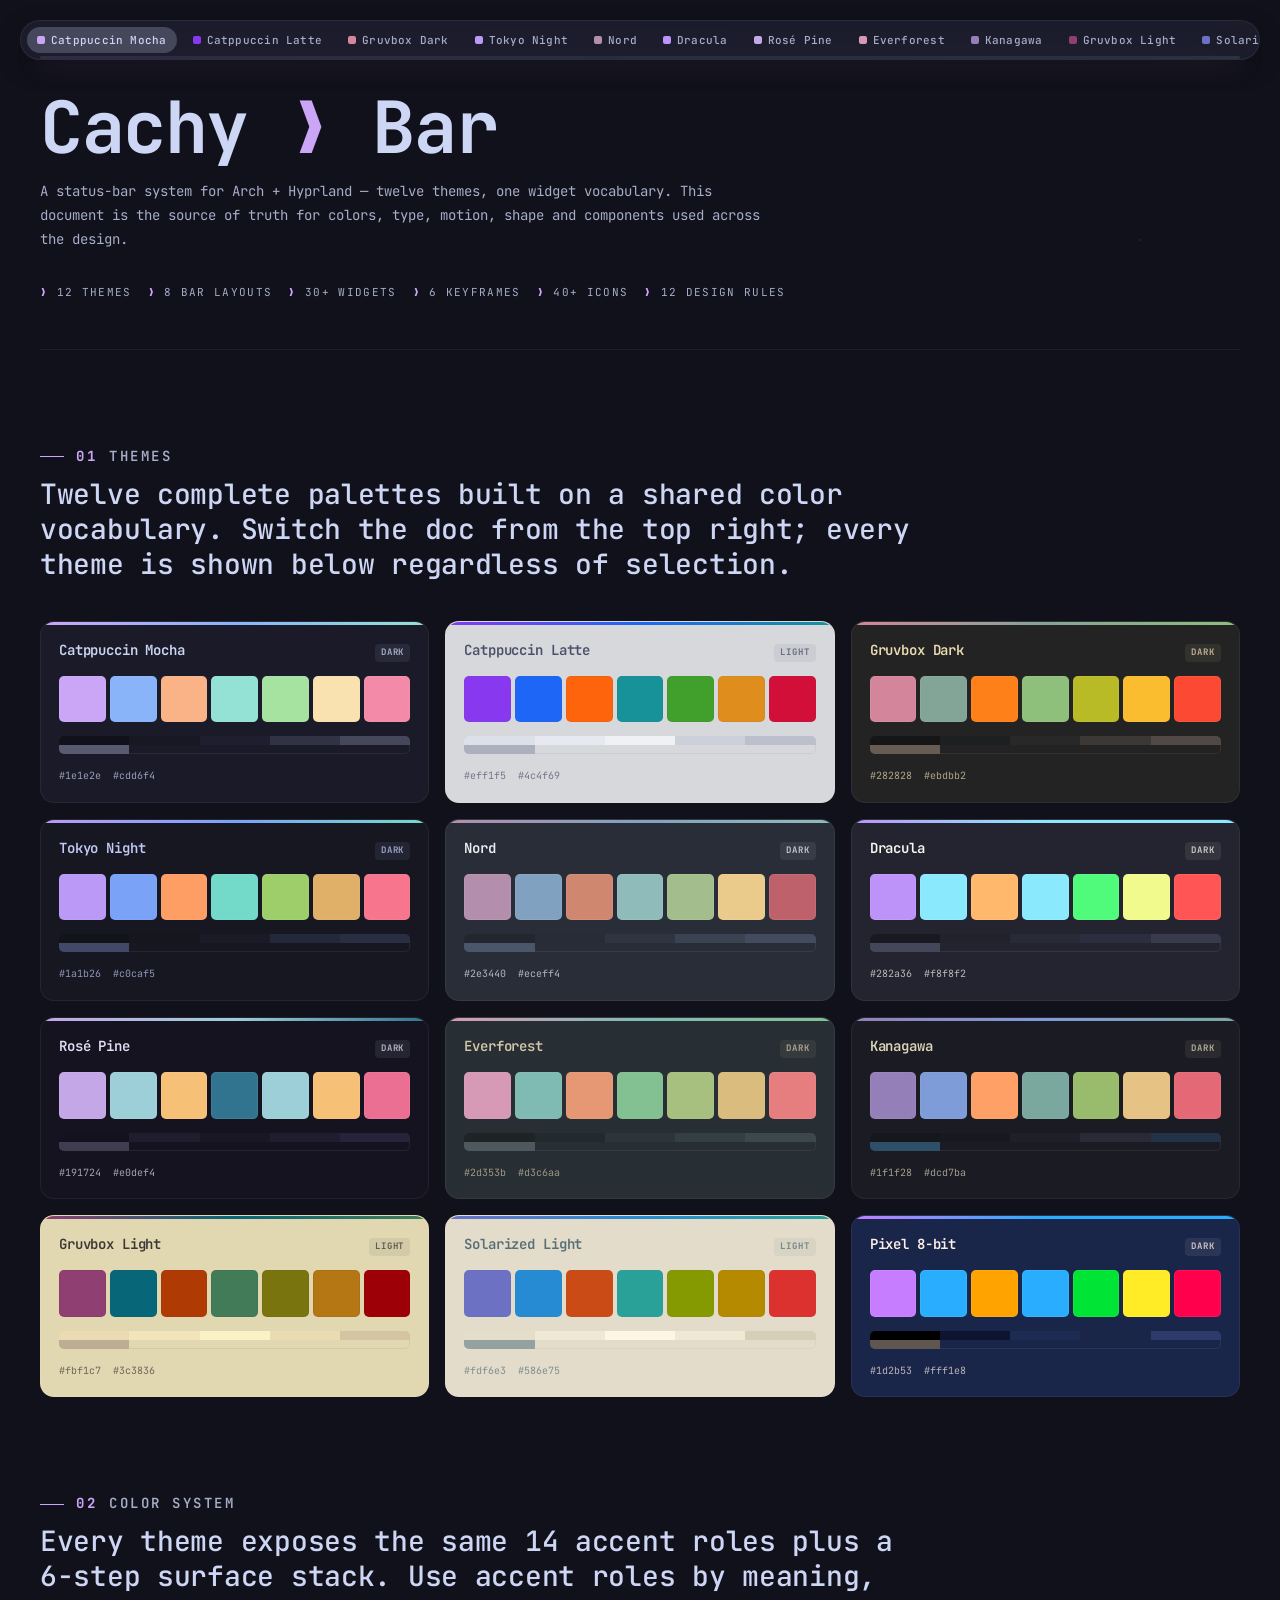
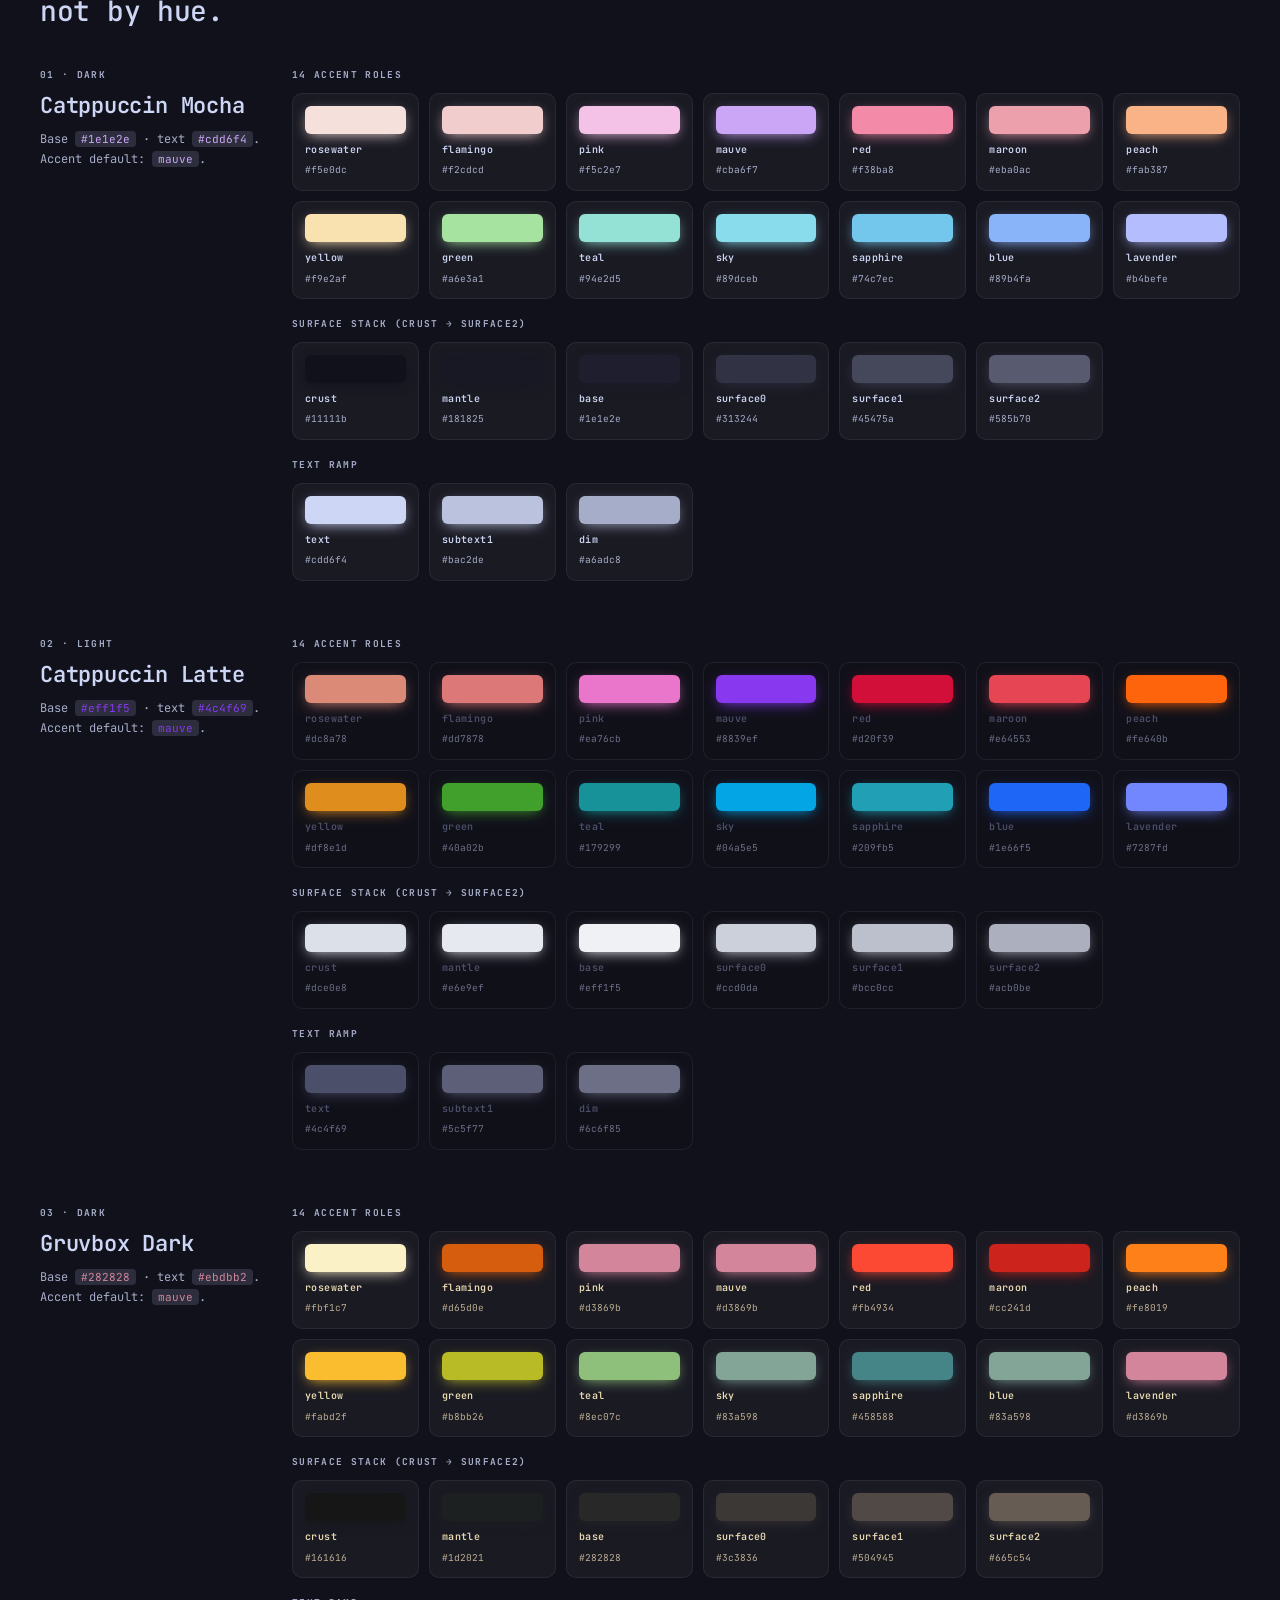
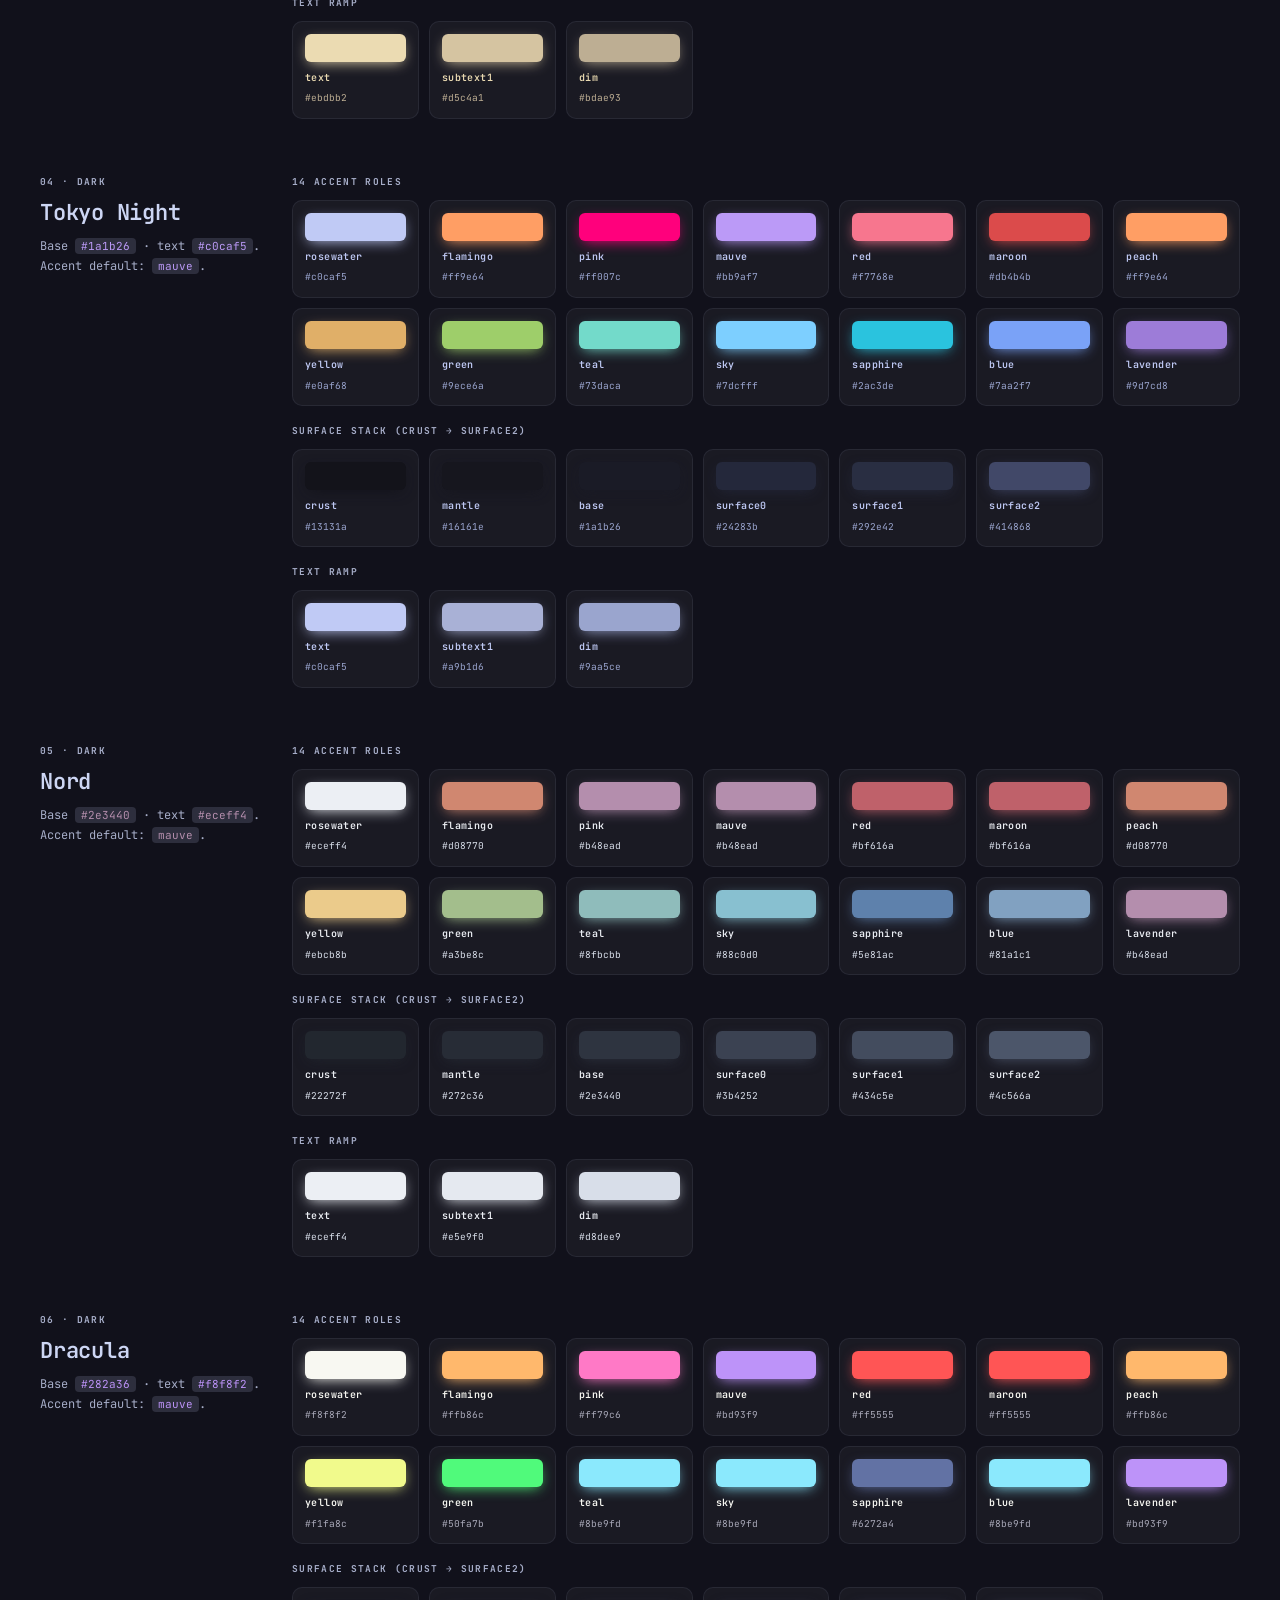
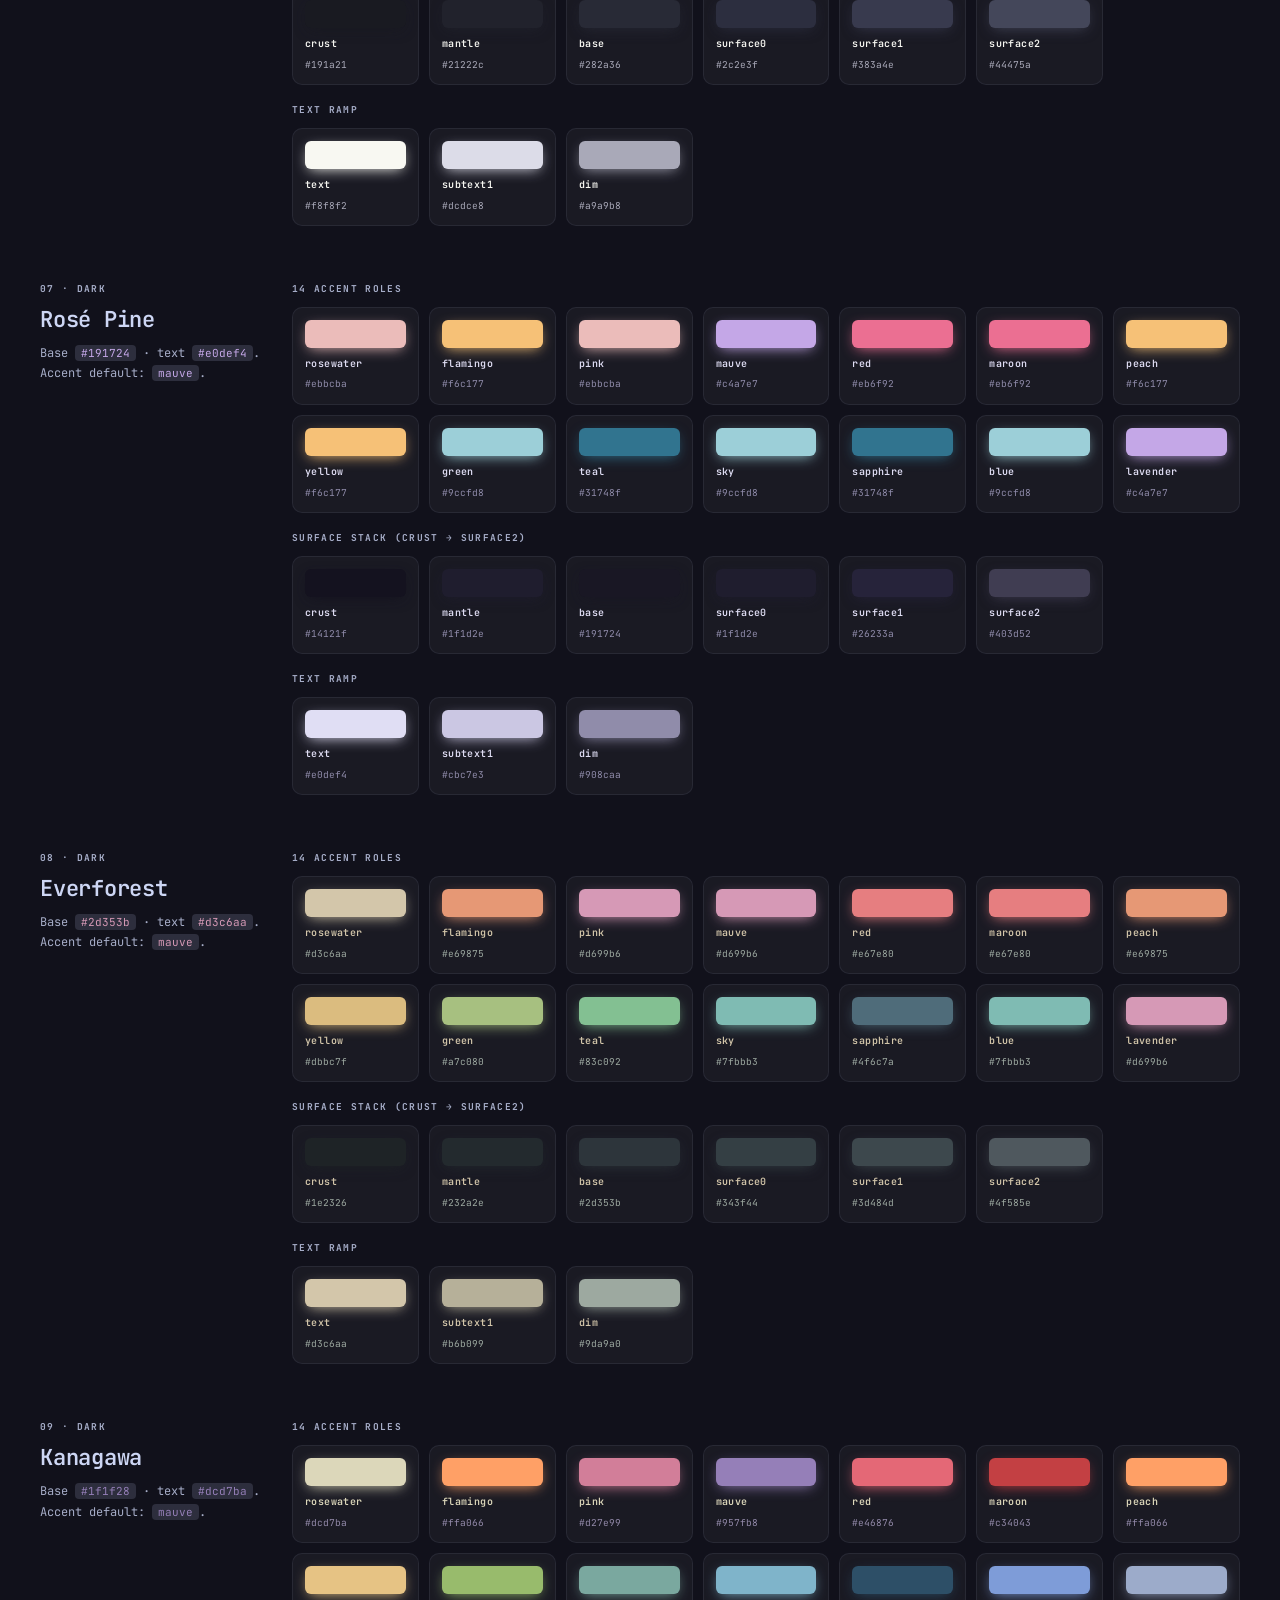
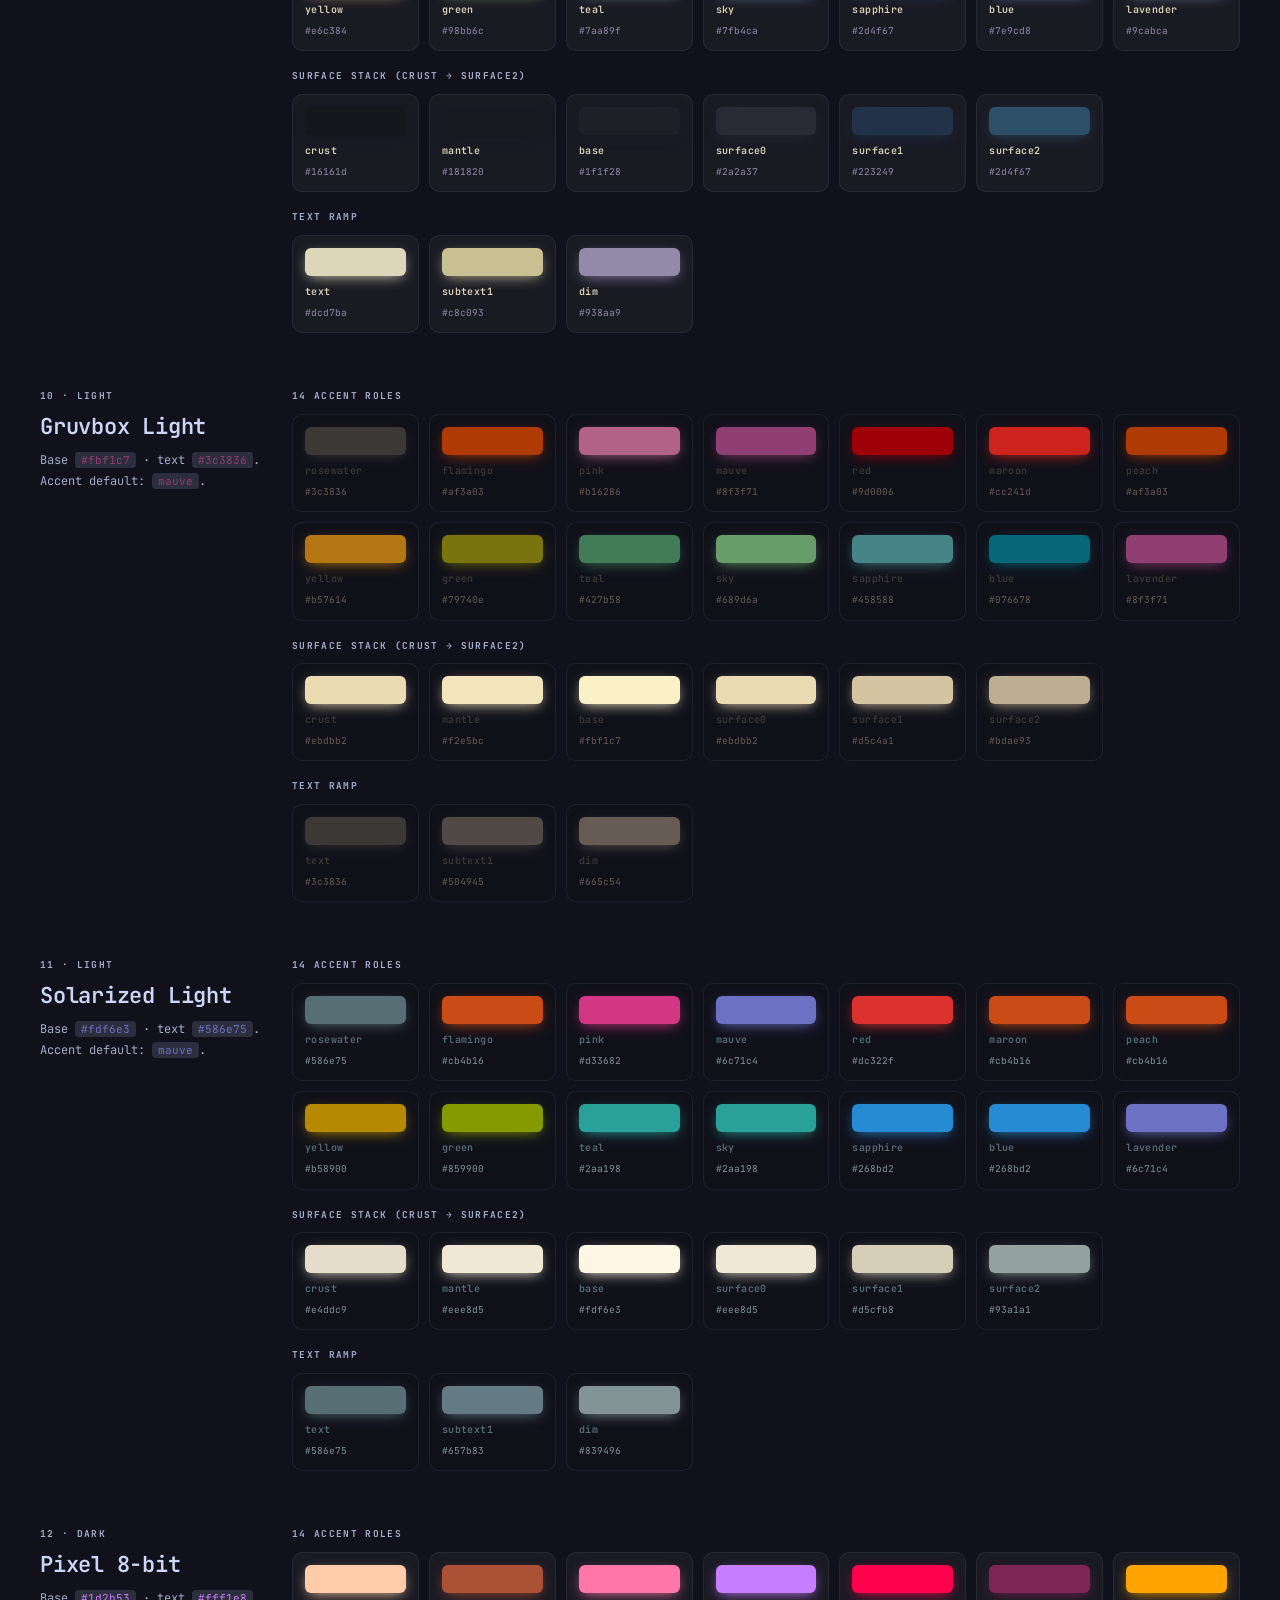
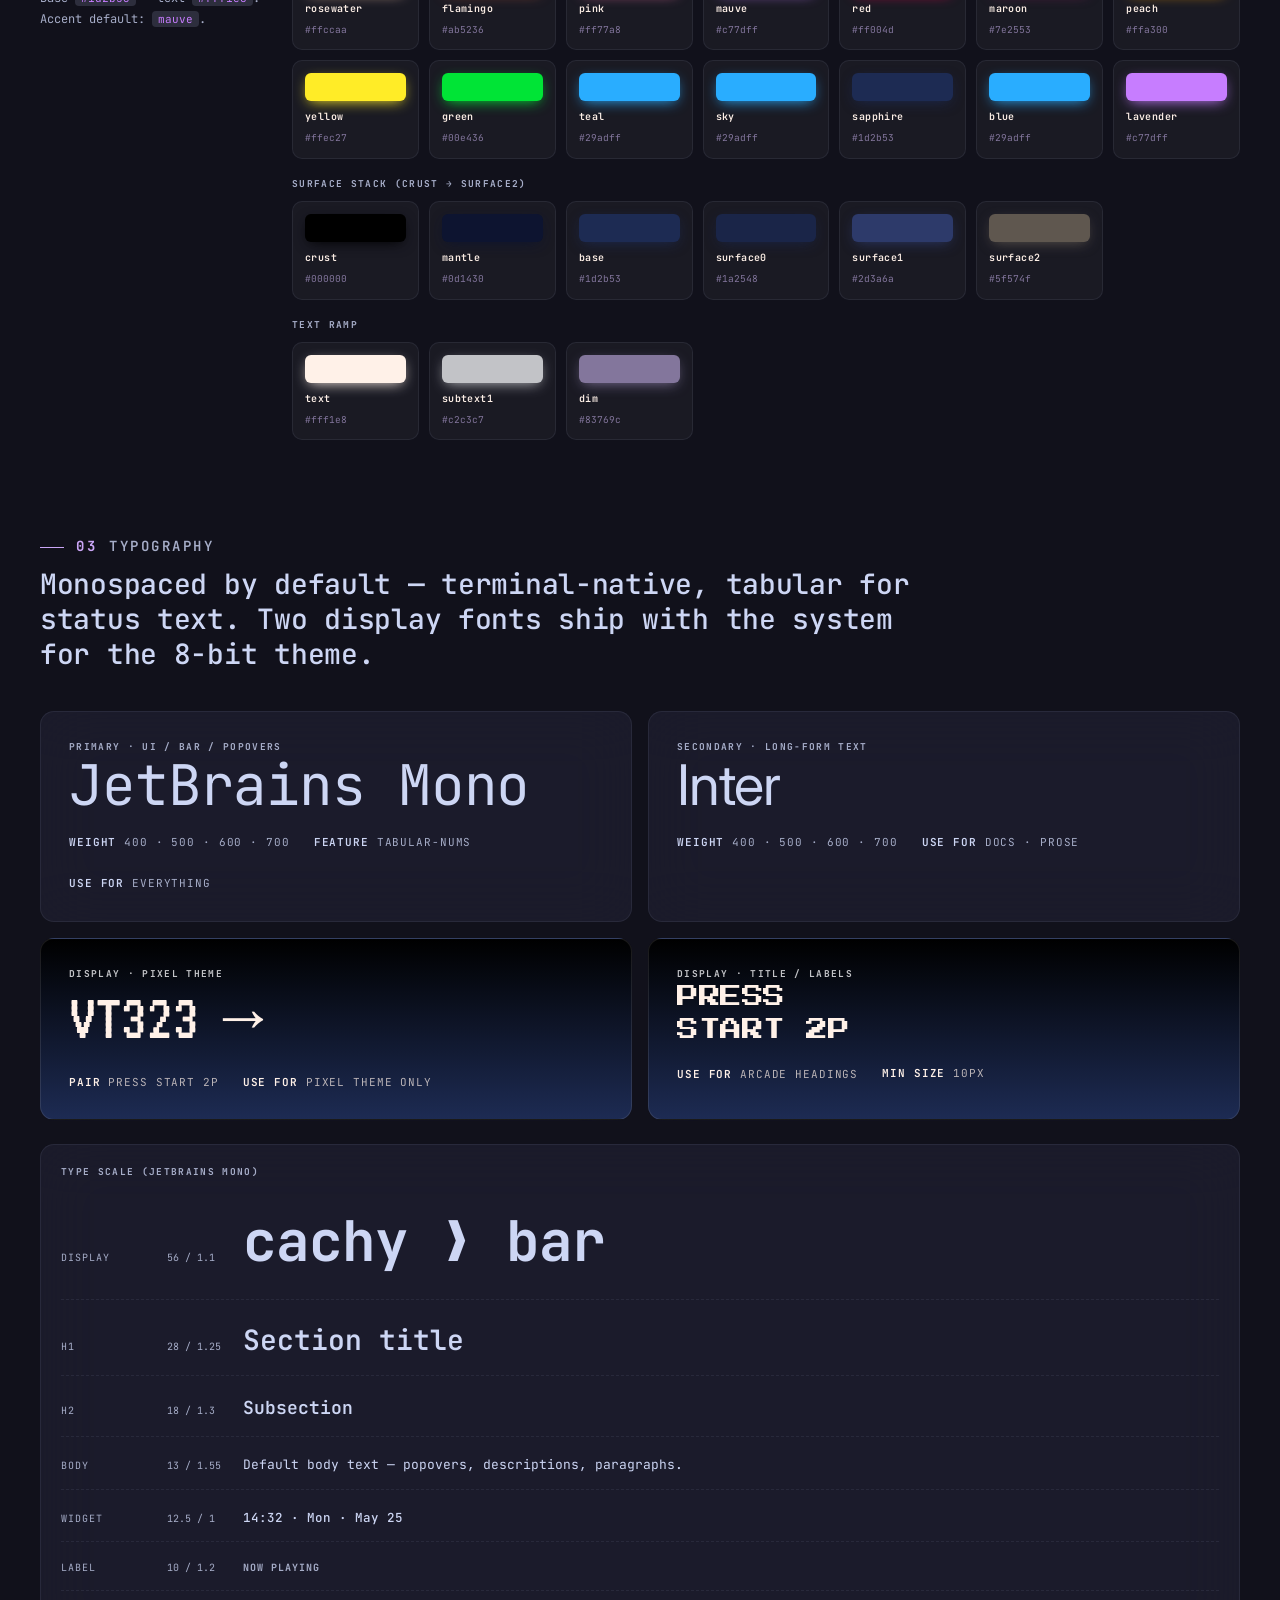
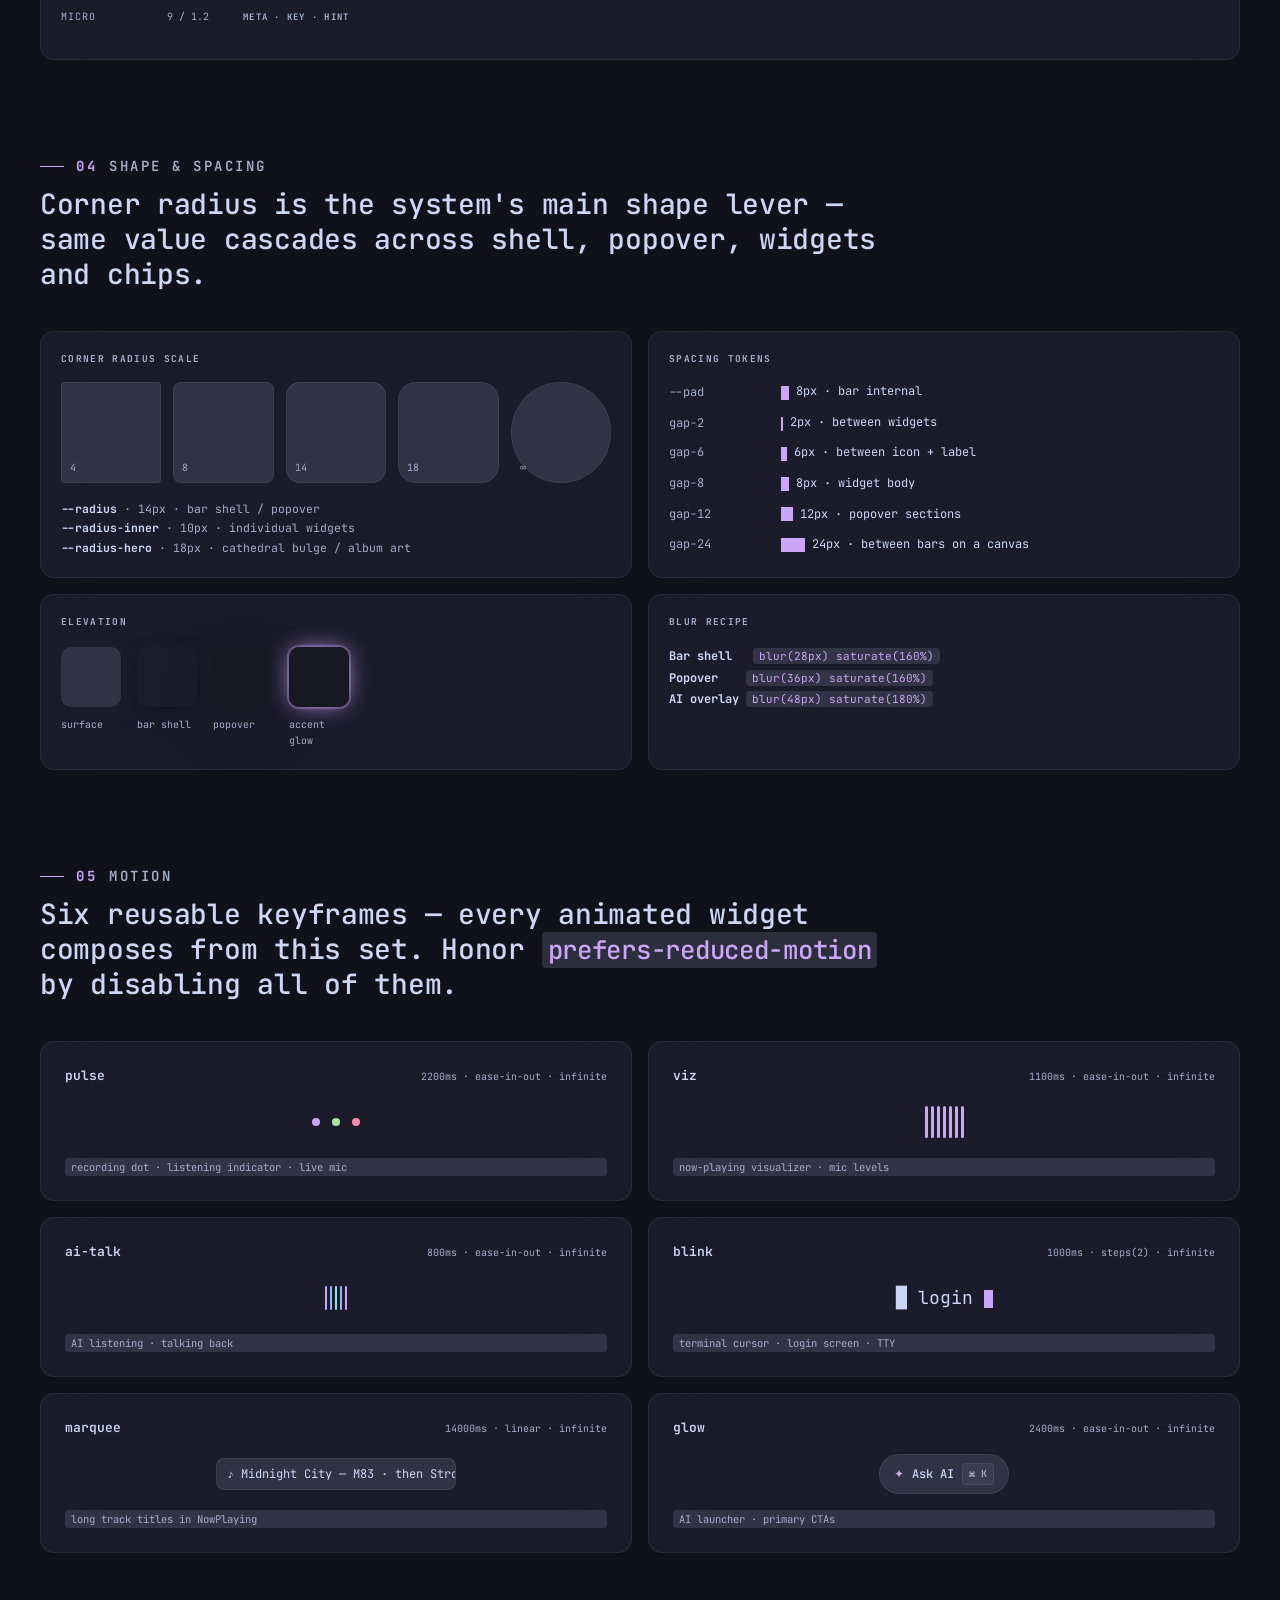
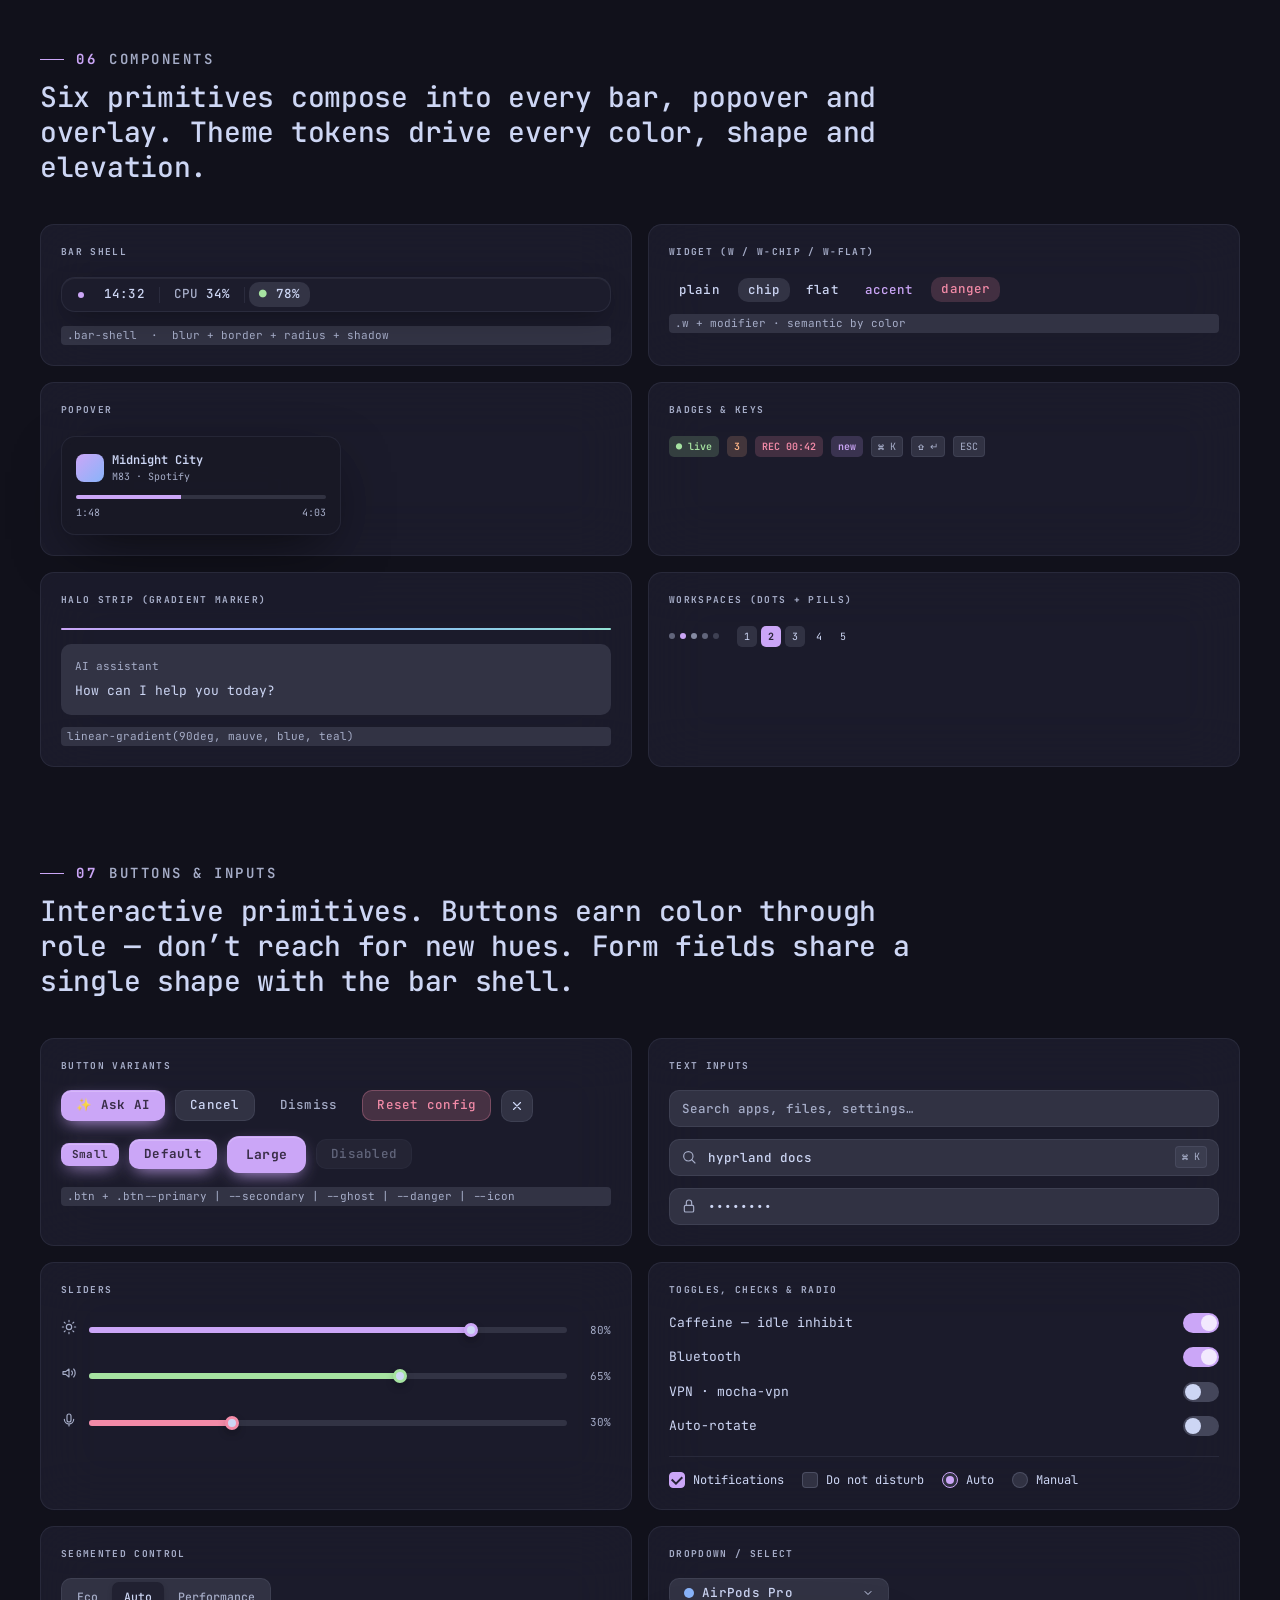
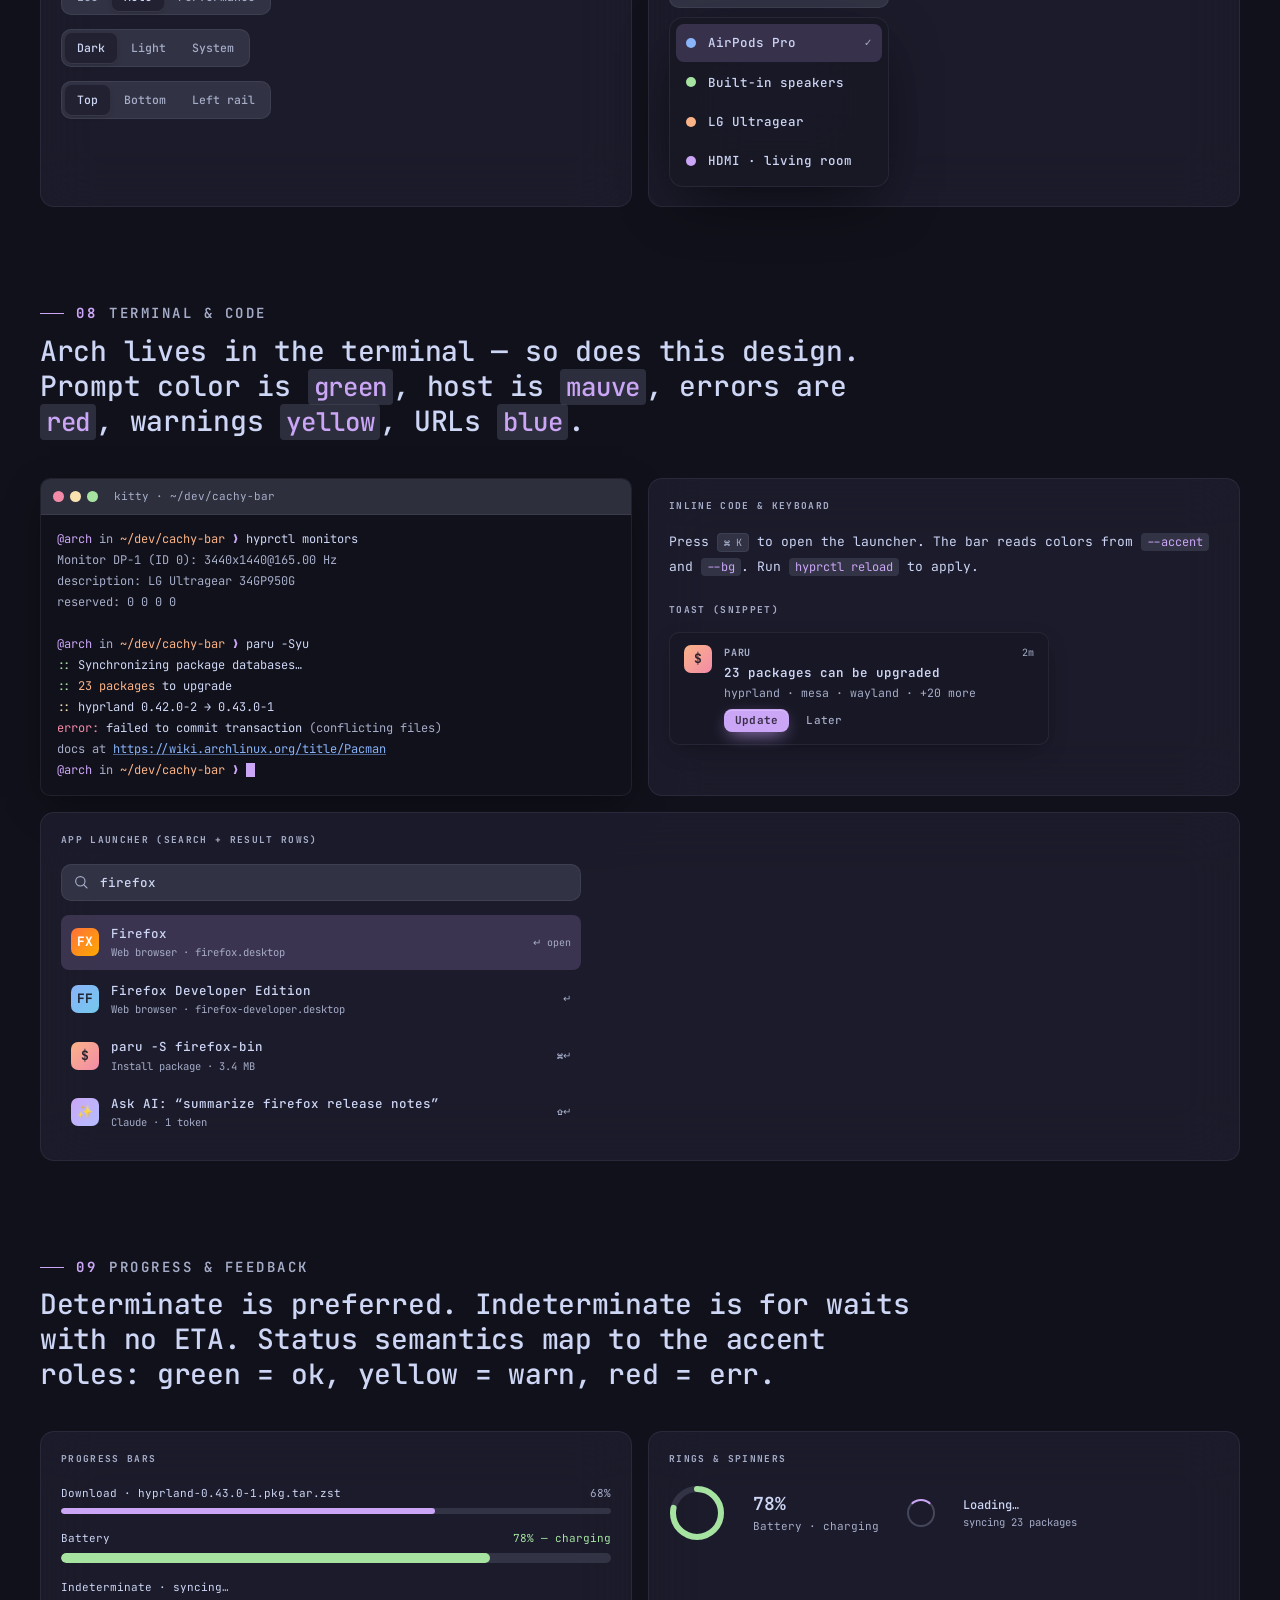
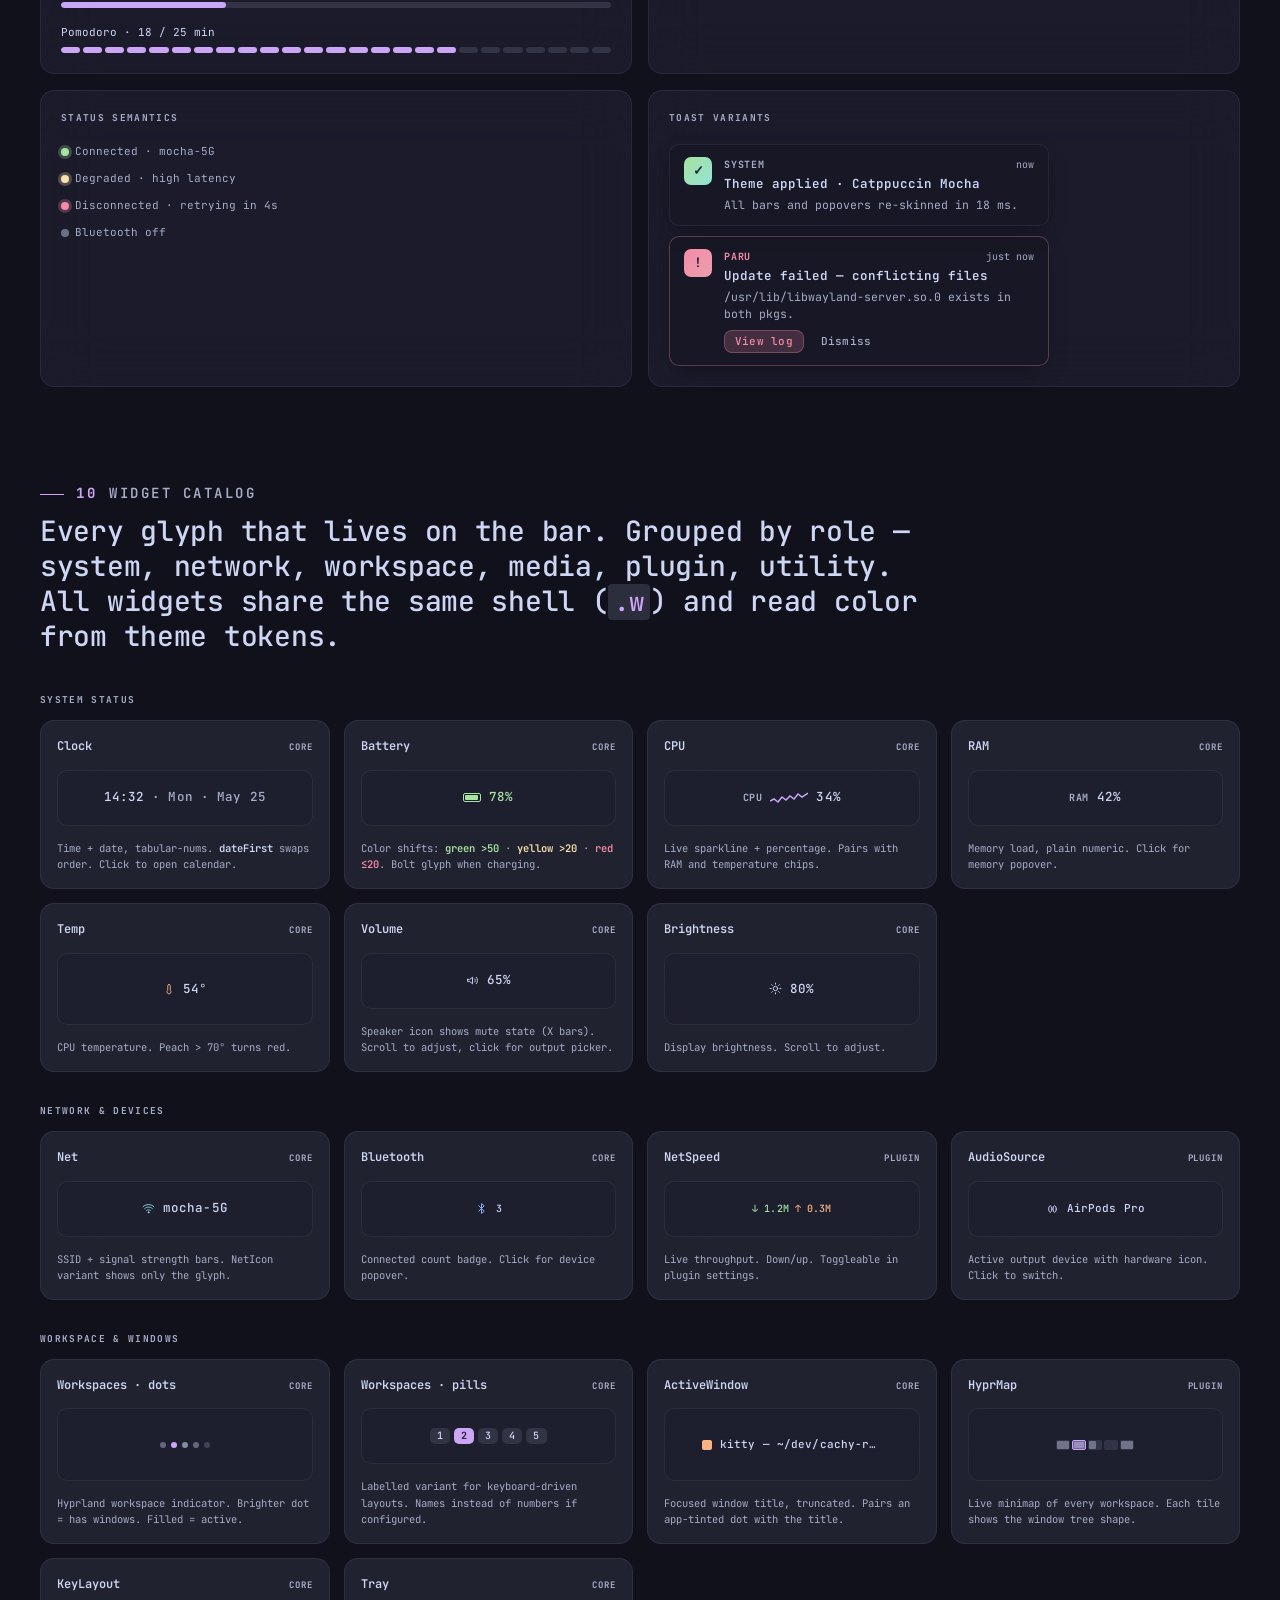
<file: design/Design System.html>
<!doctype html>
<html lang="en">
<head>
<meta charset="utf-8">
<meta name="viewport" content="width=device-width, initial-scale=1">
<title>Cachy Bar — Design System & Brand</title>
<link rel="preconnect" href="https://fonts.googleapis.com">
<link rel="preconnect" href="https://fonts.gstatic.com" crossorigin>
<link href="https://fonts.googleapis.com/css2?family=JetBrains+Mono:wght@400;500;600;700&family=Inter:wght@400;500;600;700&family=VT323&family=Press+Start+2P&display=swap" rel="stylesheet">
<style>
/* ─────────────────────────────────────────────────────────────
 * Cachy Bar — Design System reference page.
 * Defaults to Mocha. Use the theme switcher (top right) to swap.
 * ───────────────────────────────────────────────────────────── */

:root {
  --font-mono: "JetBrains Mono","SF Mono",ui-monospace,monospace;
  --font-sans: "Inter",-apple-system,system-ui,sans-serif;
  --radius: 14px;
  --radius-inner: 10px;
  --pad: 8px;
  --t-base: 0.18s cubic-bezier(.2,.7,.3,1);
  /* default Mocha tokens (overwritten by [data-theme] below) */
  --bg-page:   #11111b;
  --bg-card:   rgba(30,30,46,0.82);
  --bg2:       rgba(69,71,90,0.55);
  --bg3:       rgba(88,91,112,0.70);
  --mantle:    rgba(24,24,37,0.92);
  --text:      #cdd6f4;
  --dim:       #a6adc8;
  --overlay0:  #6c7086;
  --border:    rgba(205,214,244,0.08);
  --rosewater: #f5e0dc; --flamingo: #f2cdcd; --pink: #f5c2e7; --mauve: #cba6f7;
  --red: #f38ba8; --maroon: #eba0ac; --peach: #fab387; --yellow: #f9e2af;
  --green: #a6e3a1; --teal: #94e2d5; --sky: #89dceb; --sapphire: #74c7ec;
  --blue: #89b4fa; --lavender: #b4befe;
  --accent: var(--mauve);
  --halo: linear-gradient(90deg, var(--mauve), var(--blue), var(--teal));
}

* { box-sizing: border-box; }
html, body { margin: 0; padding: 0; }
body {
  background: var(--bg-page);
  color: var(--text);
  font-family: var(--font-mono);
  font-size: 13px;
  line-height: 1.55;
  -webkit-font-smoothing: antialiased;
  transition: background var(--t-base), color var(--t-base);
}

/* subtle starfield backdrop */
body::before {
  content: ""; position: fixed; inset: 0; pointer-events: none; z-index: 0;
  background-image:
    radial-gradient(1px 1px at 17% 22%, var(--text) 50%, transparent 51%),
    radial-gradient(1px 1px at 43% 81%, var(--text) 50%, transparent 51%),
    radial-gradient(1px 1px at 73% 14%, var(--text) 50%, transparent 51%),
    radial-gradient(1px 1px at 88% 64%, var(--text) 50%, transparent 51%),
    radial-gradient(1px 1px at 31% 47%, var(--text) 50%, transparent 51%),
    radial-gradient(1px 1px at 62% 92%, var(--text) 50%, transparent 51%),
    radial-gradient(2px 2px at 8% 70%, var(--text) 50%, transparent 51%),
    radial-gradient(2px 2px at 95% 30%, var(--text) 50%, transparent 51%);
  background-size: 1200px 800px;
  opacity: 0.08;
}

a { color: var(--accent); text-decoration: none; }
a:hover { text-decoration: underline; }

main { position: relative; z-index: 1; max-width: 1280px; margin: 0 auto; padding: 56px 40px 120px; }

/* ── HERO ─────────────────────────────────────────────────── */
.hero { position: relative; padding-bottom: 48px; border-bottom: 1px solid var(--border); margin-bottom: 56px; }
.hero .halo {
  height: 3px; width: 100%; border-radius: 99px;
  background: var(--halo);
  margin-bottom: 32px;
  filter: drop-shadow(0 0 12px color-mix(in oklab, var(--accent) 60%, transparent));
}
.hero h1 {
  font-family: var(--font-mono); font-weight: 700;
  font-size: clamp(40px, 6vw, 72px);
  letter-spacing: -0.02em; line-height: 1.02;
  margin: 0 0 16px;
}
.hero h1 .glyph { color: var(--accent); }
.hero .tag { color: var(--dim); font-size: 14px; max-width: 720px; line-height: 1.7; margin: 0; }
.hero .meta {
  display: flex; flex-wrap: wrap; gap: 16px; margin-top: 32px;
  font-size: 11px; letter-spacing: 0.12em; text-transform: uppercase; color: var(--dim);
}
.hero .meta span::before { content: "❯ "; color: var(--accent); }

/* ── THEME SWITCHER ──────────────────────────────────────── */
.theme-switcher {
  position: fixed; top: 20px; right: 20px; z-index: 100;
  display: flex; gap: 6px; padding: 6px;
  background: var(--bg-card);
  backdrop-filter: blur(28px) saturate(160%);
  -webkit-backdrop-filter: blur(28px) saturate(160%);
  border: 1px solid var(--border);
  border-radius: 99px;
  box-shadow: 0 8px 28px -8px rgba(0,0,0,0.5);
  max-width: calc(100vw - 40px);
  overflow-x: auto;
  scrollbar-width: none;
}
.theme-switcher::-webkit-scrollbar { display: none; }
.theme-switcher button {
  display: inline-flex; align-items: center; gap: 6px;
  padding: 6px 10px; border-radius: 99px; cursor: pointer;
  background: transparent; border: 0; color: var(--dim);
  font-family: var(--font-mono); font-size: 11px; font-weight: 500;
  letter-spacing: 0.02em; white-space: nowrap;
  transition: background var(--t-base), color var(--t-base);
}
.theme-switcher button:hover { background: var(--bg2); color: var(--text); }
.theme-switcher button[aria-current="true"] { background: var(--bg3); color: var(--text); }
.theme-switcher .dot { width: 8px; height: 8px; border-radius: 2px; flex-shrink: 0; }

/* ── SECTION ─────────────────────────────────────────────── */
section { margin: 96px 0 0; scroll-margin-top: 80px; }
section > h2 {
  font-family: var(--font-mono); font-weight: 600;
  font-size: 14px; letter-spacing: 0.18em; text-transform: uppercase;
  color: var(--dim); margin: 0 0 8px; display: flex; align-items: center; gap: 12px;
}
section > h2::before {
  content: ""; display: block; width: 24px; height: 1px; background: var(--accent);
}
section > h2 .num { color: var(--accent); font-weight: 700; }
section > .lede {
  font-size: 28px; font-weight: 500; letter-spacing: -0.01em; line-height: 1.25;
  color: var(--text); margin: 0 0 40px; max-width: 880px;
}

/* ── CARDS / GRIDS ───────────────────────────────────────── */
.card {
  background: var(--bg-card);
  backdrop-filter: blur(28px) saturate(160%);
  -webkit-backdrop-filter: blur(28px) saturate(160%);
  border: 1px solid var(--border);
  border-radius: var(--radius);
  padding: 20px;
}
.grid { display: grid; gap: 16px; }
.grid-2 { grid-template-columns: repeat(2, 1fr); }
.grid-3 { grid-template-columns: repeat(3, 1fr); }
.grid-4 { grid-template-columns: repeat(4, 1fr); }
@media (max-width: 900px) {
  .grid-2, .grid-3, .grid-4 { grid-template-columns: 1fr; }
}

.label {
  font-size: 9.5px; font-weight: 700; letter-spacing: 0.14em;
  text-transform: uppercase; color: var(--dim);
}

/* ── 1. THEMES OVERVIEW ─────────────────────────────────── */
.theme-card {
  display: flex; flex-direction: column; gap: 14px;
  padding: 18px; border-radius: var(--radius);
  border: 1px solid rgba(255,255,255,0.06);
  background: color-mix(in oklab, var(--theme-base, #1e1e2e) 92%, black);
  color: var(--theme-text, #cdd6f4);
  position: relative;
  overflow: hidden;
}
.theme-card .strip {
  position: absolute; top: 0; left: 0; right: 0; height: 3px;
  background: linear-gradient(90deg, var(--theme-mauve), var(--theme-blue), var(--theme-teal));
}
.theme-card .head {
  display: flex; align-items: baseline; justify-content: space-between; gap: 8px;
}
.theme-card h3 { font-size: 14px; margin: 0; font-weight: 600; letter-spacing: -0.01em; }
.theme-card .badge {
  font-size: 9px; font-weight: 700; letter-spacing: 0.1em; text-transform: uppercase;
  padding: 2px 6px; border-radius: 4px;
  background: color-mix(in oklab, var(--theme-text) 8%, transparent);
  color: color-mix(in oklab, var(--theme-text) 75%, transparent);
}
.theme-card .swatches {
  display: grid; grid-template-columns: repeat(7, 1fr); gap: 4px;
}
.theme-card .sw {
  aspect-ratio: 1; border-radius: 5px;
  box-shadow: inset 0 0 0 1px color-mix(in oklab, var(--theme-text) 8%, transparent);
}
.theme-card .surfaces {
  display: grid; grid-template-columns: repeat(5, 1fr); gap: 0;
  height: 18px; border-radius: 5px; overflow: hidden;
  box-shadow: inset 0 0 0 1px color-mix(in oklab, var(--theme-text) 8%, transparent);
}
.theme-card .surfaces div { height: 100%; }
.theme-card .meta {
  display: flex; gap: 12px; font-size: 10px; color: color-mix(in oklab, var(--theme-text) 70%, transparent);
  font-variant-numeric: tabular-nums;
}

/* ── 2. PALETTE MATRIX (deep dive) ──────────────────────── */
.palette-matrix { display: grid; grid-template-columns: 220px 1fr; gap: 32px; align-items: start; }
@media (max-width: 720px) { .palette-matrix { grid-template-columns: 1fr; } }
.palette-matrix .name { font-size: 22px; font-weight: 600; letter-spacing: -0.01em; }
.palette-matrix .desc { color: var(--dim); font-size: 12px; line-height: 1.7; margin-top: 6px; }
.swatch-grid { display: grid; grid-template-columns: repeat(7, 1fr); gap: 10px; }
.swatch {
  display: flex; flex-direction: column; gap: 6px; padding: 12px;
  border-radius: 10px; min-height: 88px; justify-content: flex-end;
  position: relative; color: var(--text);
  background: var(--swatch-bg);
  border: 1px solid var(--border);
}
.swatch::before {
  content: ""; position: absolute; top: 12px; left: 12px; right: 12px;
  height: 28px; border-radius: 6px; background: var(--swatch-color);
  box-shadow: 0 4px 14px -4px var(--swatch-color);
}
.swatch .nm { font-size: 10px; font-weight: 600; letter-spacing: 0.04em; margin-top: 36px; }
.swatch .hx { font-size: 9.5px; color: var(--dim); font-variant-numeric: tabular-nums; }

/* ── 3. TYPOGRAPHY ──────────────────────────────────────── */
.type-card { padding: 28px; }
.type-card .specimen { font-size: clamp(36px, 5vw, 56px); line-height: 1.1; letter-spacing: -0.02em; }
.type-card .stack {
  margin-top: 18px; display: flex; flex-wrap: wrap; gap: 24px;
  color: var(--dim); font-size: 11px; letter-spacing: 0.08em; text-transform: uppercase;
}
.type-card .stack b { color: var(--text); font-weight: 600; }
.type-scale { display: grid; gap: 18px; margin-top: 24px; }
.type-scale .row {
  display: grid; grid-template-columns: 90px 60px 1fr; gap: 16px; align-items: baseline;
  padding-bottom: 14px; border-bottom: 1px dashed var(--border);
}
.type-scale .row:last-child { border-bottom: 0; }
.type-scale .row .lbl { font-size: 10px; color: var(--dim); letter-spacing: 0.1em; text-transform: uppercase; }
.type-scale .row .sz { font-size: 10px; color: var(--dim); font-variant-numeric: tabular-nums; }

/* ── 4. SHAPE & SPACING ─────────────────────────────────── */
.shape-row { display: grid; grid-template-columns: repeat(5, 1fr); gap: 12px; }
.shape-row .box {
  aspect-ratio: 1; background: var(--bg2);
  border: 1px solid var(--border);
  position: relative;
}
.shape-row .box::after {
  content: attr(data-r); position: absolute; bottom: 6px; left: 8px;
  font-size: 10px; color: var(--dim);
}

/* ── 5. MOTION DEMOS ────────────────────────────────────── */
.motion-grid { display: grid; grid-template-columns: repeat(2, 1fr); gap: 16px; }
@media (max-width: 720px) { .motion-grid { grid-template-columns: 1fr; } }
.motion-card { padding: 24px; min-height: 160px; display: flex; flex-direction: column; }
.motion-card .head { display: flex; justify-content: space-between; align-items: baseline; }
.motion-card .name { font-size: 13px; font-weight: 600; }
.motion-card .dur { font-size: 10px; color: var(--dim); font-variant-numeric: tabular-nums; }
.motion-card .stage { flex: 1; display: flex; align-items: center; justify-content: center; gap: 12px; margin: 16px 0; }
.motion-card code { font-size: 10.5px; color: var(--dim); display: block; }

@keyframes ds-pulse {
  0%,100% { opacity: 1; transform: scale(1); }
  50%     { opacity: 0.5; transform: scale(1.4); }
}
.dot-pulse {
  width: 8px; height: 8px; border-radius: 99px; background: var(--accent);
  animation: ds-pulse 2.2s ease-in-out infinite;
}

@keyframes ds-viz {
  0%,100% { transform: scaleY(0.35); }
  50%     { transform: scaleY(1); }
}
.viz-stage { display: inline-flex; gap: 3px; align-items: flex-end; height: 32px; }
.viz-bar {
  width: 3px; height: 100%; border-radius: 2px;
  background: var(--accent); transform-origin: bottom;
  animation: ds-viz 1.1s ease-in-out infinite;
}
.viz-bar:nth-child(2){ animation-delay: 0.1s; }
.viz-bar:nth-child(3){ animation-delay: 0.25s; }
.viz-bar:nth-child(4){ animation-delay: 0.05s; }
.viz-bar:nth-child(5){ animation-delay: 0.30s; }
.viz-bar:nth-child(6){ animation-delay: 0.15s; }
.viz-bar:nth-child(7){ animation-delay: 0.40s; }

@keyframes ds-blink { 50% { opacity: 0; } }
.cursor {
  display: inline-block; width: 9px; height: 18px;
  background: var(--accent); vertical-align: middle;
  animation: ds-blink 1s steps(2) infinite;
}

@keyframes ds-ai {
  0%,100% { transform: scaleY(0.4); }
  50%     { transform: scaleY(1); }
}
.ai-stage { display: inline-flex; gap: 2.5px; align-items: center; height: 24px; }
.ai-bar {
  width: 2.5px; height: 100%; border-radius: 2px;
  background: var(--mauve);
  animation: ds-ai 0.8s ease-in-out infinite; transform-origin: center;
}
.ai-bar:nth-child(2){ animation-delay: 0.1s; background: var(--blue); }
.ai-bar:nth-child(3){ animation-delay: 0.2s; background: var(--teal); }
.ai-bar:nth-child(4){ animation-delay: 0.05s; background: var(--blue); }
.ai-bar:nth-child(5){ animation-delay: 0.15s; background: var(--mauve); }

@keyframes ds-marquee { 0% { transform: translateX(0); } 100% { transform: translateX(-50%); } }
.marquee-track { display: inline-block; white-space: nowrap; animation: ds-marquee 14s linear infinite; padding-right: 32px; }
.marquee-window {
  width: 240px; overflow: hidden;
  border: 1px solid var(--border); border-radius: 8px; padding: 6px 10px;
  background: var(--bg2); font-size: 12px;
}

@keyframes ds-spin { to { transform: rotate(360deg); } }
.spinner {
  width: 28px; height: 28px; border-radius: 99px;
  border: 2.5px solid var(--bg3); border-top-color: var(--accent);
  animation: ds-spin 0.9s linear infinite;
}

@keyframes ds-glow {
  0%,100% { box-shadow: 0 0 0 0 color-mix(in oklab, var(--accent) 60%, transparent), 0 0 24px -8px var(--accent); }
  50%     { box-shadow: 0 0 0 4px color-mix(in oklab, var(--accent) 25%, transparent), 0 0 32px -4px var(--accent); }
}
.chip-glow {
  display: inline-flex; align-items: center; gap: 8px; padding: 8px 14px;
  border-radius: 99px; background: var(--bg2); border: 1px solid var(--border);
  font-size: 12px; font-weight: 500;
  animation: ds-glow 2.4s ease-in-out infinite;
}
.chip-glow .star { color: var(--accent); }

/* ── 6. COMPONENTS ──────────────────────────────────────── */
.cmp-row { display: flex; flex-wrap: wrap; gap: 10px; align-items: center; }
.w {
  display: inline-flex; align-items: center; gap: 8px;
  padding: 6px 10px; border-radius: var(--radius-inner);
  background: transparent; color: var(--text);
  font: 500 12.5px/1 var(--font-mono); letter-spacing: 0.01em;
  white-space: nowrap; border: 0;
}
.w-chip { background: var(--bg2); }
.w-flat { padding: 4px 8px; }
.w-sep { width: 1px; height: 16px; background: var(--text); opacity: 0.08; margin: 0 2px; }
.bar-shell {
  display: inline-flex; align-items: center; gap: 2px; padding: 4px var(--pad);
  background: var(--bg-card); border: 1px solid var(--border);
  border-radius: var(--radius);
  backdrop-filter: blur(28px) saturate(160%); -webkit-backdrop-filter: blur(28px) saturate(160%);
  box-shadow: 0 8px 28px -8px rgba(0,0,0,0.45), inset 0 1px 0 rgba(255,255,255,0.05);
}
.popover {
  padding: 14px; border-radius: var(--radius);
  background: var(--mantle); border: 1px solid var(--border);
  backdrop-filter: blur(36px) saturate(160%); -webkit-backdrop-filter: blur(36px) saturate(160%);
  box-shadow: 0 20px 60px -16px rgba(0,0,0,0.7);
}
.badge {
  display: inline-flex; align-items: center; gap: 6px;
  padding: 3px 7px; border-radius: 5px; font-size: 10px; font-weight: 600;
  background: color-mix(in oklab, var(--accent) 18%, transparent);
  color: var(--accent);
}
.kbd {
  font-family: var(--font-mono); font-size: 10px; padding: 2px 6px; border-radius: 4px;
  background: var(--bg2); color: var(--dim); border: 1px solid var(--border);
}
.halo-strip { height: 2px; background: var(--halo); border-radius: 99px; }

/* ── 7. ICONS ───────────────────────────────────────────── */
.icon-grid {
  display: grid; grid-template-columns: repeat(auto-fill, minmax(96px, 1fr)); gap: 8px;
}
.icon-cell {
  display: flex; flex-direction: column; align-items: center; gap: 8px;
  padding: 16px 6px; border-radius: 8px; border: 1px solid var(--border);
  background: color-mix(in oklab, var(--bg2) 60%, transparent);
}
.icon-cell svg { color: var(--text); }
.icon-cell .nm { font-size: 9.5px; color: var(--dim); letter-spacing: 0.02em; }

/* ── 8. WALLPAPERS ──────────────────────────────────────── */
.wallpaper-grid { display: grid; grid-template-columns: repeat(auto-fill, minmax(220px, 1fr)); gap: 12px; }
.wallpaper {
  aspect-ratio: 16/9; border-radius: 10px;
  position: relative; overflow: hidden;
  border: 1px solid var(--border);
}
.wallpaper .nm {
  position: absolute; bottom: 8px; left: 10px; font-size: 9.5px; font-weight: 600;
  letter-spacing: 0.08em; text-transform: uppercase;
  padding: 3px 7px; border-radius: 4px;
  background: rgba(0,0,0,0.4); color: #fff; backdrop-filter: blur(4px);
}

/* ── 9. CODE / TOKEN BLOCK ──────────────────────────────── */
.code {
  font-family: var(--font-mono); font-size: 12px; line-height: 1.7;
  padding: 20px; border-radius: var(--radius);
  background: var(--mantle); border: 1px solid var(--border);
  overflow-x: auto; color: var(--text);
  white-space: pre;
}
.code .c { color: var(--overlay0); }      /* comment */
.code .k { color: var(--mauve); }         /* keyword */
.code .s { color: var(--green); }         /* string */
.code .v { color: var(--yellow); }        /* value */
.code .p { color: var(--blue); }          /* property */

/* ── 7. BUTTONS & INPUTS ────────────────────────────────── */
.btn {
  display: inline-flex; align-items: center; justify-content: center; gap: 8px;
  padding: 8px 14px; border-radius: 10px;
  font: 500 12.5px/1 var(--font-mono); letter-spacing: 0.02em;
  border: 1px solid transparent; cursor: pointer;
  transition: background var(--t-base), border-color var(--t-base), transform var(--t-base);
  background: transparent; color: var(--text);
}
.btn:active { transform: translateY(1px); }
.btn--primary {
  background: var(--accent);
  color: color-mix(in oklab, var(--accent) 30%, #000 60%);
  font-weight: 700;
  box-shadow: 0 6px 18px -6px var(--accent), inset 0 1px 0 rgba(255,255,255,0.2);
}
.btn--primary:hover { background: color-mix(in oklab, var(--accent) 90%, white); }
.btn--secondary {
  background: var(--bg2); border-color: var(--border); color: var(--text);
}
.btn--secondary:hover { background: var(--bg3); }
.btn--ghost { color: var(--dim); }
.btn--ghost:hover { background: var(--bg2); color: var(--text); }
.btn--danger {
  background: color-mix(in oklab, var(--red) 20%, transparent);
  color: var(--red); border-color: color-mix(in oklab, var(--red) 30%, transparent);
}
.btn--danger:hover { background: color-mix(in oklab, var(--red) 28%, transparent); }
.btn--icon { padding: 8px; aspect-ratio: 1; border-radius: 10px; }
.btn--sm { padding: 5px 10px; font-size: 11px; border-radius: 8px; }
.btn--lg { padding: 11px 18px; font-size: 13px; border-radius: 12px; }
.btn[disabled] { opacity: 0.4; cursor: not-allowed; }

/* Inputs */
.input {
  width: 100%; padding: 10px 12px;
  background: var(--bg2); color: var(--text);
  border: 1px solid var(--border); border-radius: 10px;
  font: 500 12.5px/1.2 var(--font-mono);
  outline: none; transition: border-color var(--t-base), background var(--t-base);
}
.input:focus { border-color: var(--accent); background: var(--bg3); }
.input::placeholder { color: var(--dim); }
.input-wrap { position: relative; display: flex; align-items: center; }
.input-wrap .lead, .input-wrap .trail {
  position: absolute; display: flex; align-items: center; color: var(--dim); pointer-events: none;
}
.input-wrap .lead { left: 12px; }
.input-wrap .trail { right: 12px; pointer-events: auto; }
.input-wrap .input.has-lead { padding-left: 38px; }
.input-wrap .input.has-trail { padding-right: 60px; }

/* Slider */
.slider {
  display: flex; align-items: center; gap: 12px; padding: 6px 0;
}
.slider .ico { color: var(--dim); }
.slider .track {
  flex: 1; height: 6px; border-radius: 99px;
  background: var(--bg2); position: relative; cursor: pointer;
}
.slider .fill {
  position: absolute; inset: 0 auto 0 0; border-radius: 99px;
  background: var(--accent);
}
.slider .thumb {
  position: absolute; top: 50%; width: 14px; height: 14px;
  border-radius: 99px; background: var(--text);
  border: 3px solid var(--accent);
  transform: translate(-50%, -50%);
  box-shadow: 0 4px 10px -2px rgba(0,0,0,0.4);
}
.slider .val { font-size: 11px; color: var(--dim); font-variant-numeric: tabular-nums; min-width: 32px; text-align: right; }

/* Toggle switch */
.toggle {
  width: 36px; height: 20px; border-radius: 99px;
  background: var(--bg3); position: relative; cursor: pointer;
  transition: background var(--t-base);
  flex-shrink: 0;
}
.toggle::after {
  content: ""; position: absolute; top: 2px; left: 2px;
  width: 16px; height: 16px; border-radius: 99px;
  background: var(--text);
  transition: left var(--t-base), background var(--t-base);
}
.toggle.on { background: var(--accent); }
.toggle.on::after { left: 18px; background: color-mix(in oklab, var(--accent) 25%, white); }

/* Segmented control */
.segmented {
  display: inline-flex; padding: 3px; gap: 2px;
  background: var(--bg2); border-radius: 10px;
  border: 1px solid var(--border);
}
.segmented .seg {
  padding: 6px 12px; border-radius: 7px; cursor: pointer;
  font-size: 11.5px; font-weight: 500; color: var(--dim);
  transition: background var(--t-base), color var(--t-base);
  white-space: nowrap;
}
.segmented .seg:hover { color: var(--text); }
.segmented .seg.on {
  background: var(--bg-card); color: var(--text);
  box-shadow: 0 1px 0 rgba(255,255,255,0.06), 0 2px 6px -2px rgba(0,0,0,0.3);
}

/* Checkbox / radio (visual only) */
.check {
  width: 16px; height: 16px; border-radius: 4px;
  border: 1.5px solid var(--bg3); display: inline-flex; align-items: center; justify-content: center;
  background: var(--bg2); flex-shrink: 0;
}
.check.on { background: var(--accent); border-color: var(--accent); }
.check.on::after { content: ""; width: 8px; height: 5px; border-left: 2px solid var(--mantle); border-bottom: 2px solid var(--mantle); transform: rotate(-45deg) translate(1px, -1px); }
.radio { width: 16px; height: 16px; border-radius: 99px; border: 1.5px solid var(--bg3); background: var(--bg2); display: inline-flex; align-items: center; justify-content: center; flex-shrink: 0; }
.radio.on { border-color: var(--accent); }
.radio.on::after { content: ""; width: 8px; height: 8px; border-radius: 99px; background: var(--accent); }

/* ── 8. TERMINAL & CODE ─────────────────────────────────── */
.terminal {
  background: var(--crust, #11111b);
  border: 1px solid var(--border);
  border-radius: 10px; overflow: hidden;
  font-family: var(--font-mono); font-size: 12px;
  box-shadow: 0 12px 36px -10px rgba(0,0,0,0.5);
}
.terminal .titlebar {
  display: flex; align-items: center; gap: 6px;
  padding: 9px 12px; background: var(--bg2);
  border-bottom: 1px solid var(--border);
}
.terminal .titlebar .dot { width: 11px; height: 11px; border-radius: 99px; }
.terminal .titlebar .title { margin-left: 10px; font-size: 11px; color: var(--dim); }
.terminal .body { padding: 14px 16px; min-height: 180px; line-height: 1.75; color: var(--text); }
.terminal .prompt { color: var(--green); }
.terminal .prompt-host { color: var(--mauve); }
.terminal .prompt-arrow { color: var(--accent); }
.terminal .out { color: var(--dim); }
.terminal .err { color: var(--red); }
.terminal .ok { color: var(--green); }
.terminal .warn { color: var(--yellow); }
.terminal .hl { color: var(--peach); }
.terminal .url { color: var(--blue); text-decoration: underline; text-decoration-color: color-mix(in oklab, var(--blue) 50%, transparent); }

/* Inline code chip */
code, .ic {
  font-family: var(--font-mono);
  padding: 1px 6px; border-radius: 4px;
  background: var(--bg2); color: var(--accent);
  font-size: 0.92em;
}
.ic--strong { font-weight: 600; }

/* ── 9. PROGRESS & FEEDBACK ─────────────────────────────── */
.progress {
  height: 6px; border-radius: 99px; background: var(--bg2);
  overflow: hidden; position: relative;
}
.progress > i {
  display: block; height: 100%; border-radius: 99px;
  background: var(--accent);
}
.progress--lg { height: 10px; }
.progress--seg {
  display: grid; gap: 3px; grid-auto-flow: column; grid-auto-columns: 1fr;
  background: transparent;
}
.progress--seg > i { background: var(--bg2); }
.progress--seg > i.on { background: var(--accent); }

@keyframes ds-indeterminate {
  0% { transform: translateX(-100%); }
  100% { transform: translateX(400%); }
}
.progress.indeterminate > i {
  width: 30%; animation: ds-indeterminate 1.4s ease-in-out infinite;
}

/* Battery / ring (mini) */
.ring { width: 56px; height: 56px; transform: rotate(-90deg); }
.ring circle { fill: none; stroke-width: 6; stroke-linecap: round; }
.ring .bg { stroke: var(--bg2); }
.ring .fg { stroke: var(--accent); }

/* Status dot + label */
.status {
  display: inline-flex; align-items: center; gap: 6px;
  font-size: 11px; color: var(--dim);
}
.status::before {
  content: ""; width: 8px; height: 8px; border-radius: 99px;
  background: var(--green); box-shadow: 0 0 0 3px color-mix(in oklab, var(--green) 25%, transparent);
}
.status--warn::before { background: var(--yellow); box-shadow: 0 0 0 3px color-mix(in oklab, var(--yellow) 25%, transparent); }
.status--err::before  { background: var(--red);    box-shadow: 0 0 0 3px color-mix(in oklab, var(--red)    25%, transparent); }
.status--off::before  { background: var(--overlay0); box-shadow: none; }

/* Toast */
.toast {
  display: flex; gap: 12px; padding: 12px 14px; border-radius: 10px;
  background: var(--mantle); border: 1px solid var(--border);
  box-shadow: 0 8px 24px -8px rgba(0,0,0,0.4);
  max-width: 380px;
}
.toast .app {
  width: 28px; height: 28px; border-radius: 7px;
  background: linear-gradient(135deg, var(--accent), var(--blue));
  display: flex; align-items: center; justify-content: center;
  font-size: 13px; font-weight: 700; color: var(--mantle);
  flex-shrink: 0;
}
.toast .body { flex: 1; min-width: 0; }
.toast .meta { display: flex; justify-content: space-between; align-items: baseline; }
.toast .src { font-size: 10px; font-weight: 700; letter-spacing: 0.08em; text-transform: uppercase; color: var(--dim); }
.toast .ago { font-size: 10px; color: var(--dim); font-variant-numeric: tabular-nums; }
.toast .title { font-size: 12.5px; font-weight: 600; margin: 2px 0; }
.toast .msg { font-size: 11.5px; color: var(--dim); line-height: 1.5; }
.toast .actions { display: flex; gap: 6px; margin-top: 8px; }

/* List rows (app launcher, settings) */
.list { display: grid; gap: 2px; }
.list .row {
  display: flex; align-items: center; gap: 12px; padding: 9px 10px;
  border-radius: 8px; cursor: pointer;
}
.list .row:hover { background: var(--bg2); }
.list .row.selected { background: color-mix(in oklab, var(--accent) 18%, transparent); }
.list .row .glyph {
  width: 28px; height: 28px; border-radius: 7px; display: flex; align-items: center; justify-content: center;
  font-weight: 700; font-size: 13px;
  background: linear-gradient(135deg, var(--accent), var(--blue)); color: var(--mantle);
  flex-shrink: 0;
}
.list .row .nm { font-size: 12.5px; font-weight: 500; }
.list .row .sub { font-size: 10.5px; color: var(--dim); margin-top: 1px; }
.list .row .hint { margin-left: auto; font-size: 10px; color: var(--dim); }

/* ── 10. WIDGET CATALOG ─────────────────────────────────── */
.wcat-grid { display: grid; grid-template-columns: repeat(auto-fill, minmax(280px, 1fr)); gap: 14px; }
.wcat {
  display: flex; flex-direction: column; gap: 14px;
  padding: 16px; border-radius: var(--radius);
  background: color-mix(in oklab, var(--bg2) 60%, transparent);
  border: 1px solid var(--border);
  min-height: 140px;
}
.wcat .head { display: flex; justify-content: space-between; align-items: baseline; gap: 8px; }
.wcat .nm { font-size: 12px; font-weight: 600; }
.wcat .tg { font-size: 9px; font-weight: 700; letter-spacing: 0.1em; text-transform: uppercase; color: var(--dim); }
.wcat .demo {
  flex: 1; display: flex; align-items: center; justify-content: center;
  padding: 12px 8px;
  background: var(--bg-card); border-radius: 10px;
  border: 1px solid var(--border);
  backdrop-filter: blur(20px) saturate(160%);
  -webkit-backdrop-filter: blur(20px) saturate(160%);
  min-height: 56px;
}
.wcat .desc { font-size: 10.5px; color: var(--dim); line-height: 1.55; }
.wcat .desc b { color: var(--text); font-weight: 600; }

/* mini visualizations for widgets */
.w-dot { width: 6px; height: 6px; border-radius: 99px; background: var(--text); opacity: 0.4; }
.w-dot.on { background: var(--accent); opacity: 1; }
.w-pill { font-size: 10px; padding: 3px 7px; border-radius: 5px; background: var(--bg2); }
.w-pill.on { background: var(--accent); color: var(--mantle); font-weight: 700; }
.w-spark { width: 38px; height: 14px; stroke: var(--accent); fill: none; stroke-width: 1.5; }
.w-ring {
  width: 16px; height: 16px; border-radius: 99px;
  background: conic-gradient(var(--accent) calc(var(--p) * 1%), var(--bg3) 0);
  position: relative;
}
.w-ring::after {
  content: ""; position: absolute; inset: 3px; border-radius: 99px;
  background: var(--bg-card);
}
.w-bar { height: 4px; background: var(--bg3); border-radius: 99px; position: relative; min-width: 50px; }
.w-bar > i { display: block; height: 100%; border-radius: 99px; background: var(--accent); }
.w-album {
  width: 28px; height: 28px; border-radius: 6px;
  background: linear-gradient(135deg, var(--mauve), var(--blue));
  display: flex; align-items: center; justify-content: center;
  font-size: 11px; font-weight: 700; color: var(--mantle);
  flex-shrink: 0;
}
.hypr-map { display: inline-flex; gap: 2px; padding: 2px; }
.hypr-map .ws { width: 14px; height: 10px; border-radius: 2px; background: var(--bg2); position: relative; }
.hypr-map .ws.on { background: color-mix(in oklab, var(--accent) 50%, transparent); border: 1px solid var(--accent); }
.hypr-map .ws .win { position: absolute; inset: 1px; border-radius: 1px; background: var(--text); opacity: 0.4; }

/* ── 11. BAR LAYOUTS ────────────────────────────────────── */
.layout-card {
  position: relative; padding: 0; overflow: hidden;
  border-radius: var(--radius);
  background: color-mix(in oklab, var(--bg2) 60%, transparent);
  border: 1px solid var(--border);
  aspect-ratio: 16/9;
}
.layout-card .scene {
  position: absolute; inset: 0;
  background: linear-gradient(160deg, var(--mantle) 0%, var(--bg-page) 100%);
  overflow: hidden;
}
.layout-card .scene::after {
  content: ""; position: absolute; left: 18%; right: 18%; top: 32%; bottom: 22%;
  background: var(--bg2); border-radius: 6px; opacity: 0.4;
}
.layout-card .bar {
  position: absolute; display: inline-flex; align-items: center; gap: 2px;
  background: var(--bg-card); border: 1px solid var(--border);
  border-radius: 8px; padding: 3px 6px;
  backdrop-filter: blur(12px); -webkit-backdrop-filter: blur(12px);
  box-shadow: 0 4px 14px -4px rgba(0,0,0,0.5);
}
.layout-card .bar .mod { display: inline-flex; align-items: center; gap: 4px; padding: 3px 6px; }
.layout-card .bar .chip { background: var(--bg2); border-radius: 4px; padding: 2px 5px; font-size: 8px; font-weight: 600; color: var(--text); }
.layout-card .bar .dot { width: 3px; height: 3px; border-radius: 99px; background: var(--accent); }
.layout-card .lbl-row {
  position: absolute; bottom: 8px; left: 12px; right: 12px;
  display: flex; justify-content: space-between; align-items: baseline;
  font-size: 10px; color: var(--text);
}
.layout-card .lbl-row b { font-weight: 600; font-size: 11px; }
.layout-card .lbl-row span { color: var(--dim); }

/* ── 12. DESIGN DECISIONS ───────────────────────────────── */
.decision { padding: 22px; }
.decision .ix { font-size: 26px; font-weight: 700; color: var(--accent); letter-spacing: -0.02em; line-height: 1; font-variant-numeric: tabular-nums; }
.decision h3 { font-size: 15px; font-weight: 600; margin: 10px 0 6px; letter-spacing: -0.01em; }
.decision p { font-size: 12px; color: var(--dim); margin: 0; line-height: 1.7; }
.decision p b { color: var(--text); }

/* ── footer ─────────────────────────────────────────────── */
footer {
  margin-top: 120px; padding-top: 32px; border-top: 1px solid var(--border);
  color: var(--dim); font-size: 11px; display: flex; justify-content: space-between; flex-wrap: wrap; gap: 12px;
}
</style>
</head>
<body data-theme="mocha">

<!-- ─── Theme switcher (sticky) ─────────────────────────────── -->
<nav class="theme-switcher" role="tablist" aria-label="Switch theme">
  <!-- buttons injected by script -->
</nav>

<main>

  <!-- ─── HERO ─────────────────────────────────────────────── -->
  <header class="hero">
    <div class="halo"></div>
    <h1>Cachy <span class="glyph">❯</span> Bar</h1>
    <p class="tag">A status-bar system for Arch + Hyprland — twelve themes, one widget vocabulary. This document is the source of truth for colors, type, motion, shape and components used across the design.</p>
    <div class="meta">
      <span>12 themes</span>
      <span>8 bar layouts</span>
      <span>30+ widgets</span>
      <span>6 keyframes</span>
      <span>40+ icons</span>
      <span>12 design rules</span>
    </div>
  </header>

  <!-- ─── 1. THEMES OVERVIEW ──────────────────────────────── -->
  <section id="themes">
    <h2><span class="num">01</span> Themes</h2>
    <p class="lede">Twelve complete palettes built on a shared color vocabulary. Switch the doc from the top right; every theme is shown below regardless of selection.</p>
    <div class="grid grid-3" id="themes-overview">
      <!-- theme cards injected here -->
    </div>
  </section>

  <!-- ─── 2. COLOR SYSTEM ─────────────────────────────────── -->
  <section id="colors">
    <h2><span class="num">02</span> Color system</h2>
    <p class="lede">Every theme exposes the same 14 accent roles plus a 6-step surface stack. Use accent roles by meaning, not by hue.</p>
    <div id="palette-detail"></div>
  </section>

  <!-- ─── 3. TYPOGRAPHY ───────────────────────────────────── -->
  <section id="type">
    <h2><span class="num">03</span> Typography</h2>
    <p class="lede">Monospaced by default — terminal-native, tabular for status text. Two display fonts ship with the system for the 8-bit theme.</p>

    <div class="grid grid-2">
      <div class="card type-card">
        <div class="label">Primary · UI / Bar / Popovers</div>
        <div class="specimen" style="font-family: 'JetBrains Mono', monospace;">JetBrains Mono</div>
        <div class="stack">
          <span><b>Weight</b> 400 · 500 · 600 · 700</span>
          <span><b>Feature</b> tabular-nums</span>
          <span><b>Use for</b> everything</span>
        </div>
      </div>
      <div class="card type-card">
        <div class="label">Secondary · Long-form text</div>
        <div class="specimen" style="font-family: 'Inter', sans-serif;">Inter</div>
        <div class="stack">
          <span><b>Weight</b> 400 · 500 · 600 · 700</span>
          <span><b>Use for</b> docs · prose</span>
        </div>
      </div>
      <div class="card type-card" style="background: linear-gradient(180deg, #000 0%, #1d2b53 100%); color: #fff1e8; border-color: rgba(255,241,232,0.1);">
        <div class="label" style="color: #c2c3c7;">Display · Pixel theme</div>
        <div class="specimen" style="font-family: 'VT323', monospace; font-size: 68px;">VT323 →</div>
        <div class="stack" style="color: rgba(255,241,232,0.7);">
          <span><b style="color:#fff1e8;">Pair</b> Press Start 2P</span>
          <span><b style="color:#fff1e8;">Use for</b> Pixel theme only</span>
        </div>
      </div>
      <div class="card type-card" style="background: linear-gradient(180deg, #000 0%, #1d2b53 100%); color: #fff1e8; border-color: rgba(255,241,232,0.1);">
        <div class="label" style="color: #c2c3c7;">Display · Title / labels</div>
        <div class="specimen" style="font-family: 'Press Start 2P', monospace; font-size: 22px; line-height: 1.5;">PRESS<br/>START 2P</div>
        <div class="stack" style="color: rgba(255,241,232,0.7);">
          <span><b style="color:#fff1e8;">Use for</b> arcade headings</span>
          <span><b style="color:#fff1e8;">Min size</b> 10px</span>
        </div>
      </div>
    </div>

    <div class="card type-scale" style="margin-top: 24px;">
      <div class="label">Type scale (JetBrains Mono)</div>
      <div class="row">
        <span class="lbl">Display</span><span class="sz">56 / 1.1</span>
        <span style="font-size: 56px; font-weight: 700; letter-spacing: -0.02em;">cachy ❯ bar</span>
      </div>
      <div class="row">
        <span class="lbl">H1</span><span class="sz">28 / 1.25</span>
        <span style="font-size: 28px; font-weight: 600;">Section title</span>
      </div>
      <div class="row">
        <span class="lbl">H2</span><span class="sz">18 / 1.3</span>
        <span style="font-size: 18px; font-weight: 600;">Subsection</span>
      </div>
      <div class="row">
        <span class="lbl">Body</span><span class="sz">13 / 1.55</span>
        <span style="font-size: 13px;">Default body text — popovers, descriptions, paragraphs.</span>
      </div>
      <div class="row">
        <span class="lbl">Widget</span><span class="sz">12.5 / 1</span>
        <span style="font-size: 12.5px; font-weight: 500;">14:32 · Mon · May 25</span>
      </div>
      <div class="row">
        <span class="lbl">Label</span><span class="sz">10 / 1.2</span>
        <span style="font-size: 10px; font-weight: 700; letter-spacing: 0.1em; text-transform: uppercase; color: var(--dim);">Now playing</span>
      </div>
      <div class="row">
        <span class="lbl">Micro</span><span class="sz">9 / 1.2</span>
        <span style="font-size: 9px; font-weight: 700; letter-spacing: 0.14em; text-transform: uppercase; color: var(--dim);">Meta · key · hint</span>
      </div>
    </div>
  </section>

  <!-- ─── 4. SHAPE & SPACING ─────────────────────────────── -->
  <section id="shape">
    <h2><span class="num">04</span> Shape & spacing</h2>
    <p class="lede">Corner radius is the system's main shape lever — same value cascades across shell, popover, widgets and chips.</p>
    <div class="grid grid-2">
      <div class="card">
        <div class="label">Corner radius scale</div>
        <div class="shape-row" style="margin-top: 16px;">
          <div class="box" style="border-radius: 4px;" data-r="4"></div>
          <div class="box" style="border-radius: 8px;" data-r="8"></div>
          <div class="box" style="border-radius: 14px;" data-r="14"></div>
          <div class="box" style="border-radius: 18px;" data-r="18"></div>
          <div class="box" style="border-radius: 99px;" data-r="∞"></div>
        </div>
        <div style="margin-top: 16px; color: var(--dim); font-size: 11.5px; line-height: 1.7;">
          <div><b style="color:var(--text)">--radius</b> · 14px · bar shell / popover</div>
          <div><b style="color:var(--text)">--radius-inner</b> · 10px · individual widgets</div>
          <div><b style="color:var(--text)">--radius-hero</b> · 18px · cathedral bulge / album art</div>
        </div>
      </div>
      <div class="card">
        <div class="label">Spacing tokens</div>
        <div style="display: grid; grid-template-columns: 100px 1fr; gap: 12px; margin-top: 16px; font-size: 12px;">
          <span style="color:var(--dim)">--pad</span><span><span style="display:inline-block;width:8px;height:14px;background:var(--accent);vertical-align:middle"></span> 8px · bar internal</span>
          <span style="color:var(--dim)">gap-2</span><span><span style="display:inline-block;width:2px;height:14px;background:var(--accent);vertical-align:middle"></span> 2px · between widgets</span>
          <span style="color:var(--dim)">gap-6</span><span><span style="display:inline-block;width:6px;height:14px;background:var(--accent);vertical-align:middle"></span> 6px · between icon + label</span>
          <span style="color:var(--dim)">gap-8</span><span><span style="display:inline-block;width:8px;height:14px;background:var(--accent);vertical-align:middle"></span> 8px · widget body</span>
          <span style="color:var(--dim)">gap-12</span><span><span style="display:inline-block;width:12px;height:14px;background:var(--accent);vertical-align:middle"></span> 12px · popover sections</span>
          <span style="color:var(--dim)">gap-24</span><span><span style="display:inline-block;width:24px;height:14px;background:var(--accent);vertical-align:middle"></span> 24px · between bars on a canvas</span>
        </div>
      </div>
      <div class="card">
        <div class="label">Elevation</div>
        <div style="display: flex; gap: 16px; align-items: center; margin-top: 18px;">
          <div style="width: 60px; height: 60px; border-radius: 10px; background: var(--bg2);"></div>
          <div style="width: 60px; height: 60px; border-radius: 10px; background: var(--bg-card); box-shadow: 0 8px 28px -8px rgba(0,0,0,0.45);"></div>
          <div style="width: 60px; height: 60px; border-radius: 10px; background: var(--mantle); box-shadow: 0 20px 60px -16px rgba(0,0,0,0.7);"></div>
          <div style="width: 60px; height: 60px; border-radius: 10px; background: var(--mantle); box-shadow: 0 0 0 2px color-mix(in oklab, var(--accent) 30%, transparent), 0 0 24px -4px var(--accent);"></div>
        </div>
        <div style="display: flex; gap: 16px; margin-top: 10px; font-size: 10px; color: var(--dim);">
          <span style="width: 60px;">surface</span>
          <span style="width: 60px;">bar shell</span>
          <span style="width: 60px;">popover</span>
          <span style="width: 60px;">accent glow</span>
        </div>
      </div>
      <div class="card">
        <div class="label">Blur recipe</div>
        <div style="margin-top: 16px; font-size: 12px; line-height: 1.8;">
          <div><b>Bar shell</b> &nbsp; <code style="color:var(--accent)">blur(28px) saturate(160%)</code></div>
          <div><b>Popover</b> &nbsp;&nbsp; <code style="color:var(--accent)">blur(36px) saturate(160%)</code></div>
          <div><b>AI overlay</b> <code style="color:var(--accent)">blur(48px) saturate(180%)</code></div>
        </div>
      </div>
    </div>
  </section>

  <!-- ─── 5. MOTION ───────────────────────────────────────── -->
  <section id="motion">
    <h2><span class="num">05</span> Motion</h2>
    <p class="lede">Six reusable keyframes — every animated widget composes from this set. Honor <code>prefers-reduced-motion</code> by disabling all of them.</p>
    <div class="motion-grid">

      <div class="card motion-card">
        <div class="head"><span class="name">pulse</span><span class="dur">2200ms · ease-in-out · infinite</span></div>
        <div class="stage">
          <span class="dot-pulse"></span>
          <span class="dot-pulse" style="background: var(--green); animation-delay: 0.4s;"></span>
          <span class="dot-pulse" style="background: var(--red); animation-delay: 0.8s;"></span>
        </div>
        <code>recording dot · listening indicator · live mic</code>
      </div>

      <div class="card motion-card">
        <div class="head"><span class="name">viz</span><span class="dur">1100ms · ease-in-out · infinite</span></div>
        <div class="stage">
          <span class="viz-stage">
            <span class="viz-bar"></span><span class="viz-bar"></span><span class="viz-bar"></span>
            <span class="viz-bar"></span><span class="viz-bar"></span><span class="viz-bar"></span>
            <span class="viz-bar"></span>
          </span>
        </div>
        <code>now-playing visualizer · mic levels</code>
      </div>

      <div class="card motion-card">
        <div class="head"><span class="name">ai-talk</span><span class="dur">800ms · ease-in-out · infinite</span></div>
        <div class="stage">
          <span class="ai-stage">
            <span class="ai-bar"></span><span class="ai-bar"></span><span class="ai-bar"></span>
            <span class="ai-bar"></span><span class="ai-bar"></span>
          </span>
        </div>
        <code>AI listening · talking back</code>
      </div>

      <div class="card motion-card">
        <div class="head"><span class="name">blink</span><span class="dur">1000ms · steps(2) · infinite</span></div>
        <div class="stage">
          <span style="font-size: 18px; font-family: var(--font-mono);">█ login&nbsp;<span class="cursor"></span></span>
        </div>
        <code>terminal cursor · login screen · TTY</code>
      </div>

      <div class="card motion-card">
        <div class="head"><span class="name">marquee</span><span class="dur">14000ms · linear · infinite</span></div>
        <div class="stage">
          <div class="marquee-window">
            <span class="marquee-track">♪ Midnight City — M83 · then Strobe — Deadmau5 · then Faded — Alan Walker · </span>
          </div>
        </div>
        <code>long track titles in NowPlaying</code>
      </div>

      <div class="card motion-card">
        <div class="head"><span class="name">glow</span><span class="dur">2400ms · ease-in-out · infinite</span></div>
        <div class="stage">
          <span class="chip-glow"><span class="star">✦</span> Ask AI <span class="kbd">⌘ K</span></span>
        </div>
        <code>AI launcher · primary CTAs</code>
      </div>

    </div>
  </section>

  <!-- ─── 6. COMPONENTS ───────────────────────────────────── -->
  <section id="components">
    <h2><span class="num">06</span> Components</h2>
    <p class="lede">Six primitives compose into every bar, popover and overlay. Theme tokens drive every color, shape and elevation.</p>

    <div class="grid grid-2">
      <div class="card">
        <div class="label">Bar shell</div>
        <div style="margin-top: 18px; display: flex; flex-direction: column; gap: 14px;">
          <div class="bar-shell">
            <span class="w w-flat"><span style="width:6px;height:6px;border-radius:99px;background:var(--accent);"></span></span>
            <span class="w">14:32</span>
            <span class="w-sep"></span>
            <span class="w"><span style="color:var(--dim)">CPU</span> 34%</span>
            <span class="w-sep"></span>
            <span class="w w-chip"><span style="color:var(--green)">●</span> 78%</span>
          </div>
          <code style="font-size: 11px; color: var(--dim);">.bar-shell &nbsp;·&nbsp; blur + border + radius + shadow</code>
        </div>
      </div>

      <div class="card">
        <div class="label">Widget (w / w-chip / w-flat)</div>
        <div style="margin-top: 18px; display: flex; gap: 8px; flex-wrap: wrap;">
          <span class="w">plain</span>
          <span class="w w-chip">chip</span>
          <span class="w w-flat">flat</span>
          <span class="w" style="color: var(--accent);">accent</span>
          <span class="w w-chip" style="background: color-mix(in oklab, var(--red) 18%, transparent); color: var(--red);">danger</span>
        </div>
        <code style="font-size: 11px; color: var(--dim); margin-top: 12px; display: block;">.w + modifier · semantic by color</code>
      </div>

      <div class="card">
        <div class="label">Popover</div>
        <div class="popover" style="margin-top: 18px; max-width: 280px;">
          <div style="display: flex; align-items: center; gap: 8px; margin-bottom: 10px;">
            <div style="width: 28px; height: 28px; border-radius: 8px; background: linear-gradient(135deg, var(--mauve), var(--blue));"></div>
            <div>
              <div style="font-size: 12px; font-weight: 600;">Midnight City</div>
              <div style="font-size: 10px; color: var(--dim);">M83 · Spotify</div>
            </div>
          </div>
          <div style="height: 4px; border-radius: 99px; background: var(--bg2); position: relative; overflow: hidden;">
            <div style="position: absolute; inset: 0; width: 42%; background: var(--accent);"></div>
          </div>
          <div style="display: flex; justify-content: space-between; margin-top: 6px; font-size: 10px; color: var(--dim); font-variant-numeric: tabular-nums;">
            <span>1:48</span><span>4:03</span>
          </div>
        </div>
      </div>

      <div class="card">
        <div class="label">Badges & keys</div>
        <div style="margin-top: 18px; display: flex; gap: 8px; flex-wrap: wrap; align-items: center;">
          <span class="badge" style="background: color-mix(in oklab, var(--green) 18%, transparent); color: var(--green);">● live</span>
          <span class="badge" style="background: color-mix(in oklab, var(--peach) 18%, transparent); color: var(--peach);">3</span>
          <span class="badge" style="background: color-mix(in oklab, var(--red) 18%, transparent); color: var(--red);">REC 00:42</span>
          <span class="badge">new</span>
          <span class="kbd">⌘ K</span>
          <span class="kbd">⇧ ↵</span>
          <span class="kbd">ESC</span>
        </div>
      </div>

      <div class="card">
        <div class="label">Halo strip (gradient marker)</div>
        <div style="margin-top: 20px;">
          <div class="halo-strip"></div>
          <div style="margin-top: 14px; padding: 14px; background: var(--bg2); border-radius: 10px;">
            <div style="font-size: 11px; color: var(--dim); margin-bottom: 6px;">AI assistant</div>
            <div style="font-size: 13px;">How can I help you today?</div>
          </div>
        </div>
        <code style="font-size: 11px; color: var(--dim); margin-top: 12px; display: block;">linear-gradient(90deg, mauve, blue, teal)</code>
      </div>

      <div class="card">
        <div class="label">Workspaces (dots + pills)</div>
        <div style="margin-top: 18px; display: flex; gap: 18px; align-items: center;">
          <div style="display: inline-flex; gap: 5px; align-items: center;">
            <span style="width:6px;height:6px;border-radius:99px;background:var(--text);opacity:0.4;"></span>
            <span style="width:6px;height:6px;border-radius:99px;background:var(--accent);"></span>
            <span style="width:6px;height:6px;border-radius:99px;background:var(--text);opacity:0.6;"></span>
            <span style="width:6px;height:6px;border-radius:99px;background:var(--text);opacity:0.4;"></span>
            <span style="width:6px;height:6px;border-radius:99px;background:var(--text);opacity:0.2;"></span>
          </div>
          <div style="display: inline-flex; gap: 4px; align-items: center;">
            <span style="font-size: 10px; padding: 3px 7px; border-radius: 5px; background: var(--bg2);">1</span>
            <span style="font-size: 10px; padding: 3px 7px; border-radius: 5px; background: var(--accent); color: var(--mantle); font-weight: 700;">2</span>
            <span style="font-size: 10px; padding: 3px 7px; border-radius: 5px; background: var(--bg2);">3</span>
            <span style="font-size: 10px; padding: 3px 7px; border-radius: 5px;">4</span>
            <span style="font-size: 10px; padding: 3px 7px; border-radius: 5px;">5</span>
          </div>
        </div>
      </div>
    </div>
  </section>

  <!-- ─── 7. ICONOGRAPHY ──────────────────────────────────── -->
  <!-- ─── 7. BUTTONS & INPUTS ───────────────────────── -->
  <section id="inputs">
    <h2><span class="num">07</span> Buttons & inputs</h2>
    <p class="lede">Interactive primitives. Buttons earn color through role — don’t reach for new hues. Form fields share a single shape with the bar shell.</p>

    <div class="grid grid-2">
      <div class="card">
        <div class="label">Button variants</div>
        <div class="cmp-row" style="margin-top: 16px;">
          <button class="btn btn--primary">✨ Ask AI</button>
          <button class="btn btn--secondary">Cancel</button>
          <button class="btn btn--ghost">Dismiss</button>
          <button class="btn btn--danger">Reset config</button>
          <button class="btn btn--icon btn--secondary" aria-label="close">
            <svg width="14" height="14" viewBox="0 0 24 24" fill="none" stroke="currentColor" stroke-width="2" stroke-linecap="round"><path d="M6 6l12 12M18 6L6 18"/></svg>
          </button>
        </div>
        <div class="cmp-row" style="margin-top: 14px;">
          <button class="btn btn--primary btn--sm">Small</button>
          <button class="btn btn--primary">Default</button>
          <button class="btn btn--primary btn--lg">Large</button>
          <button class="btn btn--secondary" disabled>Disabled</button>
        </div>
        <code style="font-size: 11px; color: var(--dim); margin-top: 14px; display: block;">.btn + .btn--primary | --secondary | --ghost | --danger | --icon</code>
      </div>

      <div class="card">
        <div class="label">Text inputs</div>
        <div style="display: flex; flex-direction: column; gap: 12px; margin-top: 16px;">
          <input class="input" placeholder="Search apps, files, settings…" type="text">
          <div class="input-wrap">
            <span class="lead">
              <svg width="16" height="16" viewBox="0 0 24 24" fill="none" stroke="currentColor" stroke-width="1.75" stroke-linecap="round" stroke-linejoin="round"><circle cx="11" cy="11" r="7"/><path d="M21 21l-5-5"/></svg>
            </span>
            <input class="input has-lead has-trail" placeholder="Search" type="text" value="hyprland docs">
            <span class="trail"><span class="kbd">⌘ K</span></span>
          </div>
          <div class="input-wrap">
            <span class="lead">
              <svg width="16" height="16" viewBox="0 0 24 24" fill="none" stroke="currentColor" stroke-width="1.75" stroke-linecap="round" stroke-linejoin="round"><rect x="5" y="11" width="14" height="10" rx="2"/><path d="M8 11V7a4 4 0 018 0v4"/></svg>
            </span>
            <input class="input has-lead" placeholder="Password" type="password" value="••••••••">
          </div>
        </div>
      </div>

      <div class="card">
        <div class="label">Sliders</div>
        <div style="margin-top: 16px; display: flex; flex-direction: column; gap: 12px;">
          <div class="slider">
            <span class="ico">
              <svg width="16" height="16" viewBox="0 0 24 24" fill="none" stroke="currentColor" stroke-width="1.75" stroke-linecap="round" stroke-linejoin="round"><circle cx="12" cy="12" r="4"/><path d="M12 2v2M12 20v2M2 12h2M20 12h2M4.9 4.9l1.4 1.4M17.7 17.7l1.4 1.4M4.9 19.1l1.4-1.4M17.7 6.3l1.4-1.4"/></svg>
            </span>
            <div class="track"><div class="fill" style="width:80%"></div><div class="thumb" style="left:80%"></div></div>
            <span class="val">80%</span>
          </div>
          <div class="slider">
            <span class="ico">
              <svg width="16" height="16" viewBox="0 0 24 24" fill="none" stroke="currentColor" stroke-width="1.75" stroke-linecap="round" stroke-linejoin="round"><path d="M3 10v4h4l5 4V6L7 10H3z"/><path d="M16 9c1.5 1.5 1.5 4.5 0 6"/><path d="M19 6c3 3 3 9 0 12"/></svg>
            </span>
            <div class="track"><div class="fill" style="width:65%; background:var(--green)"></div><div class="thumb" style="left:65%; border-color:var(--green)"></div></div>
            <span class="val">65%</span>
          </div>
          <div class="slider">
            <span class="ico">
              <svg width="16" height="16" viewBox="0 0 24 24" fill="none" stroke="currentColor" stroke-width="1.75" stroke-linecap="round" stroke-linejoin="round"><rect x="9" y="3" width="6" height="12" rx="3"/><path d="M5 11a7 7 0 0014 0M12 18v3"/></svg>
            </span>
            <div class="track"><div class="fill" style="width:30%; background:var(--red)"></div><div class="thumb" style="left:30%; border-color:var(--red)"></div></div>
            <span class="val">30%</span>
          </div>
        </div>
      </div>

      <div class="card">
        <div class="label">Toggles, checks & radio</div>
        <div style="margin-top: 16px; display: grid; grid-template-columns: 1fr auto; gap: 14px 12px; align-items: center;">
          <span>Caffeine — idle inhibit</span><span class="toggle on"></span>
          <span>Bluetooth</span><span class="toggle on"></span>
          <span>VPN · mocha-vpn</span><span class="toggle"></span>
          <span>Auto-rotate</span><span class="toggle"></span>
        </div>
        <div style="display: flex; gap: 18px; margin-top: 20px; padding-top: 14px; border-top: 1px solid var(--border);">
          <label style="display: inline-flex; gap: 8px; align-items: center; font-size: 12px;"><span class="check on"></span> Notifications</label>
          <label style="display: inline-flex; gap: 8px; align-items: center; font-size: 12px;"><span class="check"></span> Do not disturb</label>
          <label style="display: inline-flex; gap: 8px; align-items: center; font-size: 12px;"><span class="radio on"></span> Auto</label>
          <label style="display: inline-flex; gap: 8px; align-items: center; font-size: 12px;"><span class="radio"></span> Manual</label>
        </div>
      </div>

      <div class="card">
        <div class="label">Segmented control</div>
        <div style="margin-top: 16px; display: flex; flex-direction: column; gap: 14px; align-items: flex-start;">
          <div class="segmented">
            <span class="seg">Eco</span>
            <span class="seg on">Auto</span>
            <span class="seg">Performance</span>
          </div>
          <div class="segmented">
            <span class="seg on">Dark</span>
            <span class="seg">Light</span>
            <span class="seg">System</span>
          </div>
          <div class="segmented">
            <span class="seg on">Top</span>
            <span class="seg">Bottom</span>
            <span class="seg">Left rail</span>
          </div>
        </div>
      </div>

      <div class="card">
        <div class="label">Dropdown / select</div>
        <div style="margin-top: 16px; display: flex; flex-direction: column; gap: 8px;">
          <button class="btn btn--secondary" style="justify-content: space-between; width: 220px;">
            <span style="display: inline-flex; gap: 8px; align-items: center;">
              <span style="width:10px;height:10px;border-radius:99px;background:var(--blue);"></span>
              AirPods Pro
            </span>
            <svg width="12" height="12" viewBox="0 0 24 24" fill="none" stroke="currentColor" stroke-width="2" stroke-linecap="round"><path d="M6 9l6 6 6-6"/></svg>
          </button>
          <div class="popover" style="width: 220px; padding: 6px;">
            <div class="list">
              <div class="row selected"><span style="width:10px;height:10px;border-radius:99px;background:var(--blue);"></span><span class="nm">AirPods Pro</span><span class="hint">✓</span></div>
              <div class="row"><span style="width:10px;height:10px;border-radius:99px;background:var(--green);"></span><span class="nm">Built-in speakers</span></div>
              <div class="row"><span style="width:10px;height:10px;border-radius:99px;background:var(--peach);"></span><span class="nm">LG Ultragear</span></div>
              <div class="row"><span style="width:10px;height:10px;border-radius:99px;background:var(--mauve);"></span><span class="nm">HDMI · living room</span></div>
            </div>
          </div>
        </div>
      </div>
    </div>
  </section>

  <!-- 8. TERMINAL & CODE -->
  <section id="terminal">
    <h2><span class="num">08</span> Terminal & code</h2>
    <p class="lede">Arch lives in the terminal — so does this design. Prompt color is <code>green</code>, host is <code>mauve</code>, errors are <code>red</code>, warnings <code>yellow</code>, URLs <code>blue</code>.</p>

    <div class="grid grid-2">
      <div class="terminal">
        <div class="titlebar">
          <span class="dot" style="background: var(--red);"></span>
          <span class="dot" style="background: var(--yellow);"></span>
          <span class="dot" style="background: var(--green);"></span>
          <span class="title">kitty · ~/dev/cachy-bar</span>
        </div>
        <div class="body">
<span class="prompt-host">@arch</span> <span class="out">in</span> <span class="hl">~/dev/cachy-bar</span> <span class="prompt-arrow">❯</span> hyprctl monitors<br>
<span class="out">Monitor DP-1 (ID 0): 3440x1440@165.00 Hz</span><br>
<span class="out">  description: LG Ultragear 34GP950G</span><br>
<span class="out">  reserved: 0 0 0 0</span><br>
<br>
<span class="prompt-host">@arch</span> <span class="out">in</span> <span class="hl">~/dev/cachy-bar</span> <span class="prompt-arrow">❯</span> paru -Syu<br>
<span class="ok">::</span> Synchronizing package databases…<br>
<span class="ok">::</span> <span class="hl">23 packages</span> to upgrade<br>
<span class="warn">::</span> hyprland 0.42.0-2 → 0.43.0-1<br>
<span class="err">error:</span> failed to commit transaction <span class="out">(conflicting files)</span><br>
<span class="out">docs at</span> <span class="url">https://wiki.archlinux.org/title/Pacman</span><br>
<span class="prompt-host">@arch</span> <span class="out">in</span> <span class="hl">~/dev/cachy-bar</span> <span class="prompt-arrow">❯</span> <span class="cursor" style="vertical-align: -3px; height: 14px;"></span>
        </div>
      </div>

      <div class="card">
        <div class="label">Inline code & keyboard</div>
        <div style="margin-top: 16px; line-height: 1.9;">
          Press <span class="kbd">⌘ K</span> to open the launcher.
          The bar reads colors from <code>--accent</code> and <code>--bg</code>.
          Run <code>hyprctl reload</code> to apply.
        </div>
        <div class="label" style="margin-top: 24px;">Toast (snippet)</div>
        <div style="margin-top: 14px;">
          <div class="toast">
            <div class="app" style="background: linear-gradient(135deg, var(--peach), var(--red));">$</div>
            <div class="body">
              <div class="meta"><span class="src">paru</span><span class="ago">2m</span></div>
              <div class="title">23 packages can be upgraded</div>
              <div class="msg">hyprland · mesa · wayland · +20 more</div>
              <div class="actions">
                <button class="btn btn--primary btn--sm">Update</button>
                <button class="btn btn--ghost btn--sm">Later</button>
              </div>
            </div>
          </div>
        </div>
      </div>

      <div class="card" style="grid-column: span 2;">
        <div class="label">App launcher (search + result rows)</div>
        <div style="margin-top: 16px; max-width: 520px;">
          <div class="input-wrap">
            <span class="lead">
              <svg width="16" height="16" viewBox="0 0 24 24" fill="none" stroke="currentColor" stroke-width="1.75" stroke-linecap="round" stroke-linejoin="round"><circle cx="11" cy="11" r="7"/><path d="M21 21l-5-5"/></svg>
            </span>
            <input class="input has-lead" placeholder="Search apps, files, AI…" value="firefox">
          </div>
          <div class="list" style="margin-top: 14px;">
            <div class="row selected">
              <div class="glyph" style="background: linear-gradient(135deg, #ff7139, #ffaa00); color: #fff;">FX</div>
              <div><div class="nm">Firefox</div><div class="sub">Web browser · firefox.desktop</div></div>
              <span class="hint">↵ open</span>
            </div>
            <div class="row">
              <div class="glyph" style="background: linear-gradient(135deg, var(--blue), var(--sapphire));">FF</div>
              <div><div class="nm">Firefox Developer Edition</div><div class="sub">Web browser · firefox-developer.desktop</div></div>
              <span class="hint">↵</span>
            </div>
            <div class="row">
              <div class="glyph" style="background: linear-gradient(135deg, var(--peach), var(--red));">$</div>
              <div><div class="nm">paru -S firefox-bin</div><div class="sub">Install package · 3.4 MB</div></div>
              <span class="hint">⌘↵</span>
            </div>
            <div class="row">
              <div class="glyph" style="background: linear-gradient(135deg, var(--mauve), var(--lavender));">✨</div>
              <div><div class="nm">Ask AI: “summarize firefox release notes”</div><div class="sub">Claude · 1 token</div></div>
              <span class="hint">⇧↵</span>
            </div>
          </div>
        </div>
      </div>
    </div>
  </section>

  <!-- 9. PROGRESS & FEEDBACK -->
  <section id="feedback">
    <h2><span class="num">09</span> Progress & feedback</h2>
    <p class="lede">Determinate is preferred. Indeterminate is for waits with no ETA. Status semantics map to the accent roles: green = ok, yellow = warn, red = err.</p>

    <div class="grid grid-2">
      <div class="card">
        <div class="label">Progress bars</div>
        <div style="margin-top: 18px; display: flex; flex-direction: column; gap: 16px;">
          <div>
            <div style="display: flex; justify-content: space-between; font-size: 11px; margin-bottom: 6px;"><span>Download · hyprland-0.43.0-1.pkg.tar.zst</span><span style="color: var(--dim);">68%</span></div>
            <div class="progress"><i style="width: 68%;"></i></div>
          </div>
          <div>
            <div style="display: flex; justify-content: space-between; font-size: 11px; margin-bottom: 6px;"><span>Battery</span><span style="color: var(--green);">78% — charging</span></div>
            <div class="progress progress--lg"><i style="width: 78%; background: var(--green);"></i></div>
          </div>
          <div>
            <div style="display: flex; justify-content: space-between; font-size: 11px; margin-bottom: 6px;"><span>Indeterminate · syncing…</span></div>
            <div class="progress indeterminate"><i></i></div>
          </div>
          <div>
            <div style="display: flex; justify-content: space-between; font-size: 11px; margin-bottom: 6px;"><span>Pomodoro · 18 / 25 min</span></div>
            <div class="progress progress--seg">
              <i class="on"></i><i class="on"></i><i class="on"></i><i class="on"></i><i class="on"></i>
              <i class="on"></i><i class="on"></i><i class="on"></i><i class="on"></i><i class="on"></i>
              <i class="on"></i><i class="on"></i><i class="on"></i><i class="on"></i><i class="on"></i>
              <i class="on"></i><i class="on"></i><i class="on"></i>
              <i></i><i></i><i></i><i></i><i></i><i></i><i></i>
            </div>
          </div>
        </div>
      </div>

      <div class="card">
        <div class="label">Rings & spinners</div>
        <div style="margin-top: 18px; display: flex; align-items: center; gap: 28px;">
          <svg class="ring" viewBox="0 0 56 56">
            <circle class="bg" cx="28" cy="28" r="24"/>
            <circle class="fg" cx="28" cy="28" r="24" style="stroke: var(--green); stroke-dasharray: 150.8; stroke-dashoffset: 33.2;"/>
          </svg>
          <div>
            <div style="font-size: 18px; font-weight: 600;">78%</div>
            <div style="font-size: 11px; color: var(--dim);">Battery · charging</div>
          </div>
          <div class="spinner"></div>
          <div>
            <div style="font-size: 12px; font-weight: 500;">Loading…</div>
            <div style="font-size: 10.5px; color: var(--dim);">syncing 23 packages</div>
          </div>
        </div>
      </div>

      <div class="card">
        <div class="label">Status semantics</div>
        <div style="margin-top: 18px; display: flex; flex-direction: column; gap: 10px;">
          <div class="status">Connected · mocha-5G</div>
          <div class="status status--warn">Degraded · high latency</div>
          <div class="status status--err">Disconnected · retrying in 4s</div>
          <div class="status status--off">Bluetooth off</div>
        </div>
      </div>

      <div class="card">
        <div class="label">Toast variants</div>
        <div style="margin-top: 18px; display: flex; flex-direction: column; gap: 10px;">
          <div class="toast">
            <div class="app" style="background: linear-gradient(135deg, var(--green), var(--teal));">✓</div>
            <div class="body">
              <div class="meta"><span class="src">SYSTEM</span><span class="ago">now</span></div>
              <div class="title">Theme applied · Catppuccin Mocha</div>
              <div class="msg">All bars and popovers re-skinned in 18 ms.</div>
            </div>
          </div>
          <div class="toast" style="border-color: color-mix(in oklab, var(--red) 30%, transparent);">
            <div class="app" style="background: linear-gradient(135deg, var(--red), var(--maroon));">!</div>
            <div class="body">
              <div class="meta"><span class="src" style="color: var(--red);">paru</span><span class="ago">just now</span></div>
              <div class="title">Update failed — conflicting files</div>
              <div class="msg">/usr/lib/libwayland-server.so.0 exists in both pkgs.</div>
              <div class="actions">
                <button class="btn btn--danger btn--sm">View log</button>
                <button class="btn btn--ghost btn--sm">Dismiss</button>
              </div>
            </div>
          </div>
        </div>
      </div>
    </div>
  </section>

  <!-- 10. WIDGET CATALOG -->
  <section id="widgets">
    <h2><span class="num">10</span> Widget catalog</h2>
    <p class="lede">Every glyph that lives on the bar. Grouped by role — system, network, workspace, media, plugin, utility. All widgets share the same shell (<code>.w</code>) and read color from theme tokens.</p>

    <div class="label" style="margin-bottom: 12px;">System status</div>
    <div class="wcat-grid" style="margin-bottom: 32px;">
      <div class="wcat">
        <div class="head"><span class="nm">Clock</span><span class="tg">core</span></div>
        <div class="demo"><span class="w">14:32 <span style="color:var(--dim)">· Mon · May 25</span></span></div>
        <div class="desc">Time + date, tabular-nums. <b>dateFirst</b> swaps order. Click to open calendar.</div>
      </div>
      <div class="wcat">
        <div class="head"><span class="nm">Battery</span><span class="tg">core</span></div>
        <div class="demo">
          <span class="w">
            <span style="width:18px;height:9px;border-radius:2px;border:1.5px solid var(--green);position:relative;display:inline-block;">
              <span style="position:absolute;inset:1px;width:78%;background:var(--green);border-radius:1px;"></span>
            </span>
            <span style="color:var(--green)">78%</span>
          </span>
        </div>
        <div class="desc">Color shifts: <b style="color:var(--green)">green &gt;50</b> · <b style="color:var(--yellow)">yellow &gt;20</b> · <b style="color:var(--red)">red ≤20</b>. Bolt glyph when charging.</div>
      </div>
      <div class="wcat">
        <div class="head"><span class="nm">CPU</span><span class="tg">core</span></div>
        <div class="demo">
          <span class="w">
            <span style="color:var(--dim);font-size:10px;font-weight:700;letter-spacing:0.06em">CPU</span>
            <svg class="w-spark" viewBox="0 0 38 14"><polyline points="0,10 4,8 8,11 12,6 16,9 20,5 24,8 28,3 32,6 38,2"/></svg>
            <span>34%</span>
          </span>
        </div>
        <div class="desc">Live sparkline + percentage. Pairs with RAM and temperature chips.</div>
      </div>
      <div class="wcat">
        <div class="head"><span class="nm">RAM</span><span class="tg">core</span></div>
        <div class="demo"><span class="w"><span style="color:var(--dim);font-size:10px;font-weight:700;letter-spacing:0.06em">RAM</span><span>42%</span></span></div>
        <div class="desc">Memory load, plain numeric. Click for memory popover.</div>
      </div>
      <div class="wcat">
        <div class="head"><span class="nm">Temp</span><span class="tg">core</span></div>
        <div class="demo">
          <span class="w">
            <svg width="12" height="12" viewBox="0 0 24 24" fill="none" stroke="currentColor" stroke-width="1.75" stroke-linecap="round" stroke-linejoin="round" style="color:var(--peach)"><path d="M12 3a2.5 2.5 0 00-2.5 2.5v9.1a4 4 0 105 0V5.5A2.5 2.5 0 0012 3z"/></svg>
            <span>54°</span>
          </span>
        </div>
        <div class="desc">CPU temperature. Peach &gt; 70° turns red.</div>
      </div>
      <div class="wcat">
        <div class="head"><span class="nm">Volume</span><span class="tg">core</span></div>
        <div class="demo">
          <span class="w">
            <svg width="13" height="13" viewBox="0 0 24 24" fill="none" stroke="currentColor" stroke-width="1.75" stroke-linecap="round" stroke-linejoin="round"><path d="M3 10v4h4l5 4V6L7 10H3z"/><path d="M16 9c1.5 1.5 1.5 4.5 0 6"/><path d="M19 6c3 3 3 9 0 12"/></svg>
            <span>65%</span>
          </span>
        </div>
        <div class="desc">Speaker icon shows mute state (X bars). Scroll to adjust, click for output picker.</div>
      </div>
      <div class="wcat">
        <div class="head"><span class="nm">Brightness</span><span class="tg">core</span></div>
        <div class="demo">
          <span class="w">
            <svg width="13" height="13" viewBox="0 0 24 24" fill="none" stroke="currentColor" stroke-width="1.75" stroke-linecap="round" stroke-linejoin="round"><circle cx="12" cy="12" r="4"/><path d="M12 2v2M12 20v2M2 12h2M20 12h2M4.9 4.9l1.4 1.4M17.7 17.7l1.4 1.4M4.9 19.1l1.4-1.4M17.7 6.3l1.4-1.4"/></svg>
            <span>80%</span>
          </span>
        </div>
        <div class="desc">Display brightness. Scroll to adjust.</div>
      </div>
    </div>

    <div class="label" style="margin-bottom: 12px;">Network & devices</div>
    <div class="wcat-grid" style="margin-bottom: 32px;">
      <div class="wcat">
        <div class="head"><span class="nm">Net</span><span class="tg">core</span></div>
        <div class="demo">
          <span class="w">
            <svg width="13" height="13" viewBox="0 0 24 24" fill="none" stroke="currentColor" stroke-width="1.75" stroke-linecap="round" stroke-linejoin="round" style="color:var(--sky)"><path d="M2 8.5c5.5-5 14.5-5 20 0"/><path d="M5 12c4-3.5 10-3.5 14 0"/><path d="M8.5 15.5c2-1.7 5-1.7 7 0"/><circle cx="12" cy="19" r="1" fill="currentColor"/></svg>
            <span>mocha-5G</span>
          </span>
        </div>
        <div class="desc">SSID + signal strength bars. NetIcon variant shows only the glyph.</div>
      </div>
      <div class="wcat">
        <div class="head"><span class="nm">Bluetooth</span><span class="tg">core</span></div>
        <div class="demo">
          <span class="w">
            <svg width="13" height="13" viewBox="0 0 24 24" fill="none" stroke="currentColor" stroke-width="1.75" stroke-linecap="round" stroke-linejoin="round" style="color:var(--blue)"><path d="M7 7l10 10-5 4V3l5 4L7 17"/></svg>
            <span style="font-size:10px">3</span>
          </span>
        </div>
        <div class="desc">Connected count badge. Click for device popover.</div>
      </div>
      <div class="wcat">
        <div class="head"><span class="nm">NetSpeed</span><span class="tg">plugin</span></div>
        <div class="demo">
          <span class="w" style="gap:6px">
            <span style="color:var(--green);font-size:10px">↓ 1.2M</span>
            <span style="color:var(--peach);font-size:10px">↑ 0.3M</span>
          </span>
        </div>
        <div class="desc">Live throughput. Down/up. Toggleable in plugin settings.</div>
      </div>
      <div class="wcat">
        <div class="head"><span class="nm">AudioSource</span><span class="tg">plugin</span></div>
        <div class="demo">
          <span class="w">
            <svg width="13" height="13" viewBox="0 0 24 24" fill="none" stroke="currentColor" stroke-width="1.75" stroke-linecap="round" stroke-linejoin="round"><ellipse cx="8" cy="13" rx="3" ry="6"/><ellipse cx="16" cy="13" rx="3" ry="6"/></svg>
            <span style="font-size:11px">AirPods Pro</span>
          </span>
        </div>
        <div class="desc">Active output device with hardware icon. Click to switch.</div>
      </div>
    </div>

    <div class="label" style="margin-bottom: 12px;">Workspace & windows</div>
    <div class="wcat-grid" style="margin-bottom: 32px;">
      <div class="wcat">
        <div class="head"><span class="nm">Workspaces · dots</span><span class="tg">core</span></div>
        <div class="demo">
          <span class="w" style="gap:5px">
            <span class="w-dot"></span><span class="w-dot on"></span><span class="w-dot" style="opacity:0.6"></span><span class="w-dot"></span><span class="w-dot" style="opacity:0.2"></span>
          </span>
        </div>
        <div class="desc">Hyprland workspace indicator. Brighter dot = has windows. Filled = active.</div>
      </div>
      <div class="wcat">
        <div class="head"><span class="nm">Workspaces · pills</span><span class="tg">core</span></div>
        <div class="demo">
          <span class="w" style="gap:4px">
            <span class="w-pill">1</span><span class="w-pill on">2</span><span class="w-pill">3</span><span class="w-pill">4</span><span class="w-pill">5</span>
          </span>
        </div>
        <div class="desc">Labelled variant for keyboard-driven layouts. Names instead of numbers if configured.</div>
      </div>
      <div class="wcat">
        <div class="head"><span class="nm">ActiveWindow</span><span class="tg">core</span></div>
        <div class="demo">
          <span class="w" style="max-width:200px;overflow:hidden">
            <span style="width:10px;height:10px;border-radius:2px;background:var(--peach);flex-shrink:0"></span>
            <span style="font-size:11px;overflow:hidden;text-overflow:ellipsis;white-space:nowrap">kitty — ~/dev/cachy-rice</span>
          </span>
        </div>
        <div class="desc">Focused window title, truncated. Pairs an app-tinted dot with the title.</div>
      </div>
      <div class="wcat">
        <div class="head"><span class="nm">HyprMap</span><span class="tg">plugin</span></div>
        <div class="demo">
          <div class="hypr-map">
            <div class="ws"><div class="win"></div></div>
            <div class="ws on"><div class="win"></div></div>
            <div class="ws"><div class="win" style="width:50%"></div></div>
            <div class="ws"></div>
            <div class="ws"><div class="win"></div></div>
          </div>
        </div>
        <div class="desc">Live minimap of every workspace. Each tile shows the window tree shape.</div>
      </div>
      <div class="wcat">
        <div class="head"><span class="nm">KeyLayout</span><span class="tg">core</span></div>
        <div class="demo"><span class="w">
          <svg width="12" height="12" viewBox="0 0 24 24" fill="none" stroke="currentColor" stroke-width="1.75" stroke-linecap="round" stroke-linejoin="round" style="color:var(--dim)"><rect x="2" y="6" width="20" height="12" rx="2"/><path d="M6 10h.01M10 10h.01M14 10h.01M18 10h.01M6 14h12"/></svg>
          <span style="text-transform:uppercase;font-weight:700;font-size:10px;letter-spacing:0.08em">US</span>
        </span></div>
        <div class="desc">Active xkb layout. Click to cycle or pick.</div>
      </div>
      <div class="wcat">
        <div class="head"><span class="nm">Tray</span><span class="tg">core</span></div>
        <div class="demo"><span class="w" style="gap:6px">
          <span style="width:11px;height:11px;border-radius:2px;background:var(--mauve);opacity:0.7"></span>
          <span style="width:11px;height:11px;border-radius:2px;background:var(--blue);opacity:0.7"></span>
          <span style="width:11px;height:11px;border-radius:2px;background:var(--green);opacity:0.7"></span>
          <span style="width:11px;height:11px;border-radius:2px;background:var(--sky);opacity:0.7"></span>
        </span></div>
        <div class="desc">System tray glyphs — Discord, Syncthing, Tailscale, NetworkManager.</div>
      </div>
    </div>

    <div class="label" style="margin-bottom: 12px;">Media & audio</div>
    <div class="wcat-grid" style="margin-bottom: 32px;">
      <div class="wcat">
        <div class="head"><span class="nm">NowPlaying · compact</span><span class="tg">plugin</span></div>
        <div class="demo">
          <span class="w" style="gap:8px;max-width:240px">
            <span class="w-album">M83</span>
            <span style="display:flex;flex-direction:column;gap:1px;min-width:0">
              <span style="font-size:11px;font-weight:600;overflow:hidden;text-overflow:ellipsis;white-space:nowrap">Midnight City</span>
              <span style="font-size:9.5px;color:var(--dim)">M83 · Spotify</span>
            </span>
            <span class="viz-stage" style="height:14px"><span class="viz-bar" style="width:2px"></span><span class="viz-bar" style="width:2px"></span><span class="viz-bar" style="width:2px"></span></span>
          </span>
        </div>
        <div class="desc">Album art + title/artist + live visualizer. Long titles marquee on hover.</div>
      </div>
      <div class="wcat">
        <div class="head"><span class="nm">AlbumArt</span><span class="tg">helper</span></div>
        <div class="demo" style="gap:8px">
          <span class="w-album">M83</span>
          <span class="w-album" style="background: linear-gradient(135deg, var(--green), var(--teal))">SP</span>
          <span class="w-album" style="background: linear-gradient(135deg, var(--peach), var(--red))">FX</span>
          <span class="w-album" style="background: linear-gradient(135deg, var(--mauve), var(--blue))">RB</span>
        </div>
        <div class="desc">Procedural album art — gradient swatch with a 2-letter glyph. No PNGs needed.</div>
      </div>
      <div class="wcat">
        <div class="head"><span class="nm">Viz (visualizer)</span><span class="tg">helper</span></div>
        <div class="demo">
          <span class="viz-stage">
            <span class="viz-bar"></span><span class="viz-bar"></span><span class="viz-bar"></span>
            <span class="viz-bar"></span><span class="viz-bar"></span><span class="viz-bar"></span>
          </span>
        </div>
        <div class="desc">5–10 animated bars. Used in NowPlaying, AITalk and the AI overlay.</div>
      </div>
    </div>

    <div class="label" style="margin-bottom: 12px;">Plugins</div>
    <div class="wcat-grid" style="margin-bottom: 32px;">
      <div class="wcat">
        <div class="head"><span class="nm">AILauncher</span><span class="tg">plugin</span></div>
        <div class="demo">
          <span class="chip-glow"><span class="star">✨</span> Ask AI <span class="kbd">⌘ K</span></span>
        </div>
        <div class="desc">Pulsing CTA. Opens the AI overlay. The pulse is a soft 2.4s breath, not constant motion.</div>
      </div>
      <div class="wcat">
        <div class="head"><span class="nm">AITalk</span><span class="tg">plugin</span></div>
        <div class="demo">
          <span class="w w-chip" style="gap:8px;background:color-mix(in oklab, var(--mauve) 20%, transparent)">
            <span class="ai-stage"><span class="ai-bar"></span><span class="ai-bar"></span><span class="ai-bar"></span><span class="ai-bar"></span><span class="ai-bar"></span></span>
            <span style="font-size:11px;color:var(--mauve)">listening…</span>
          </span>
        </div>
        <div class="desc">Live state when the AI is hearing you. Tri-color bars in mauve / blue / teal.</div>
      </div>
      <div class="wcat">
        <div class="head"><span class="nm">Pomodoro</span><span class="tg">plugin</span></div>
        <div class="demo"><span class="w">
          <span class="w-ring" style="--p:72;width:18px;height:18px"></span>
          <span style="font-size:11px">18<span style="color:var(--dim)">/25m</span></span>
        </span></div>
        <div class="desc">Ring + minutes-elapsed/total. Color shifts to peach when &lt; 5 min remain.</div>
      </div>
      <div class="wcat">
        <div class="head"><span class="nm">GitHub</span><span class="tg">plugin</span></div>
        <div class="demo"><span class="w" style="gap:6px">
          <span style="display:inline-flex">
            <span style="width:14px;height:14px;border-radius:99px;background:var(--peach);border:1.5px solid var(--bg-card)"></span>
            <span style="width:14px;height:14px;border-radius:99px;background:var(--mauve);border:1.5px solid var(--bg-card);margin-left:-6px"></span>
            <span style="width:14px;height:14px;border-radius:99px;background:var(--green);border:1.5px solid var(--bg-card);margin-left:-6px"></span>
          </span>
          <span style="font-size:11px">4 PRs · <span style="color:var(--peach)">2 @ you</span></span>
        </span></div>
        <div class="desc">Open PRs + mention count. Avatar stack of recent authors.</div>
      </div>
      <div class="wcat">
        <div class="head"><span class="nm">Updates</span><span class="tg">plugin</span></div>
        <div class="demo"><span class="w" style="gap:6px">
          <svg width="13" height="13" viewBox="0 0 24 24" fill="none" stroke="currentColor" stroke-width="1.75" stroke-linecap="round" stroke-linejoin="round" style="color:var(--peach)"><path d="M3 7l9-4 9 4-9 4-9-4z"/><path d="M3 7v10l9 4 9-4V7"/></svg>
          <span>23</span>
        </span></div>
        <div class="desc">paru / pacman update count. Click for log + one-shot upgrade.</div>
      </div>
      <div class="wcat">
        <div class="head"><span class="nm">Calendar</span><span class="tg">plugin</span></div>
        <div class="demo"><span class="w" style="gap:6px">
          <span style="width:6px;height:6px;border-radius:99px;background:var(--accent)"></span>
          <span style="font-size:11px">3:30p · Design review</span>
        </span></div>
        <div class="desc">Next upcoming event. Dot = countdown color (yellow &lt;15m, red &lt;5m).</div>
      </div>
      <div class="wcat">
        <div class="head"><span class="nm">Weather</span><span class="tg">plugin</span></div>
        <div class="demo"><span class="w" style="gap:6px">
          <svg width="13" height="13" viewBox="0 0 24 24" fill="none" stroke="currentColor" stroke-width="1.75" stroke-linecap="round" stroke-linejoin="round" style="color:var(--sky)"><path d="M7 18a5 5 0 010-10 6 6 0 0111.3 1.7A4 4 0 0117 18H7z"/></svg>
          <span>19°</span>
        </span></div>
        <div class="desc">Current temperature + condition glyph. Click for forecast.</div>
      </div>
      <div class="wcat">
        <div class="head"><span class="nm">Performance</span><span class="tg">plugin</span></div>
        <div class="demo">
          <span class="segmented" style="font-size:10px">
            <span class="seg">Eco</span>
            <span class="seg on">Auto</span>
            <span class="seg">Perf</span>
          </span>
        </div>
        <div class="desc">CPU governor switcher. Auto = balanced, Perf = boost on, Eco = save battery.</div>
      </div>
    </div>

    <div class="label" style="margin-bottom: 12px;">Utility</div>
    <div class="wcat-grid" style="margin-bottom: 32px;">
      <div class="wcat">
        <div class="head"><span class="nm">Launcher</span><span class="tg">core</span></div>
        <div class="demo">
          <span class="w w-chip" style="gap:7px">
            <svg width="12" height="12" viewBox="0 0 24 24" fill="none" stroke="currentColor" stroke-width="1.75" stroke-linecap="round" stroke-linejoin="round"><circle cx="11" cy="11" r="7"/><path d="M21 21l-5-5"/></svg>
            <span style="font-size:11px">Apps</span>
            <span class="kbd">⌘ Space</span>
          </span>
        </div>
        <div class="desc">Opens the unified app launcher. Always shows the global hotkey.</div>
      </div>
      <div class="wcat">
        <div class="head"><span class="nm">Notifications</span><span class="tg">core</span></div>
        <div class="demo">
          <span class="w" style="position:relative">
            <svg width="13" height="13" viewBox="0 0 24 24" fill="none" stroke="currentColor" stroke-width="1.75" stroke-linecap="round" stroke-linejoin="round"><path d="M6 16V11a6 6 0 0112 0v5l2 2H4l2-2z"/><path d="M10 20a2 2 0 004 0"/></svg>
            <span style="position:absolute;top:-2px;right:-2px;width:14px;height:14px;border-radius:99px;background:var(--red);color:#fff;font-size:9px;font-weight:700;display:flex;align-items:center;justify-content:center">3</span>
          </span>
        </div>
        <div class="desc">Unread count badge. Click opens the toast stack popover with snooze.</div>
      </div>
      <div class="wcat">
        <div class="head"><span class="nm">PowerMenu</span><span class="tg">core</span></div>
        <div class="demo"><span class="w w-chip" style="background:color-mix(in oklab, var(--red) 18%, transparent)">
          <svg width="12" height="12" viewBox="0 0 24 24" fill="none" stroke="currentColor" stroke-width="1.75" stroke-linecap="round" stroke-linejoin="round" style="color:var(--red)"><path d="M12 3v9"/><path d="M6.5 7.5a8 8 0 1011 0"/></svg>
        </span></div>
        <div class="desc">Suspend / restart / shut down. Always tinted red — destructive.</div>
      </div>
      <div class="wcat">
        <div class="head"><span class="nm">Screenshot</span><span class="tg">plugin</span></div>
        <div class="demo">
          <span class="w" style="padding:0;background:var(--bg2);border-radius:6px">
            <span style="padding:5px 7px"><svg width="12" height="12" viewBox="0 0 24 24" fill="none" stroke="currentColor" stroke-width="1.75" stroke-linecap="round" stroke-linejoin="round"><path d="M3 7h4l2-3h6l2 3h4v12H3z"/><circle cx="12" cy="13" r="4"/></svg></span>
            <span style="padding:5px 7px;border-left:1px solid var(--border);font-size:10px;color:var(--dim)">Region</span>
          </span>
        </div>
        <div class="desc">Split button — click icon to capture, click “Region” to switch mode (Window / Screen / Region).</div>
      </div>
      <div class="wcat">
        <div class="head"><span class="nm">ColorPicker</span><span class="tg">plugin</span></div>
        <div class="demo">
          <span class="w" style="gap:6px">
            <span style="width:12px;height:12px;border-radius:3px;background:#cba6f7;border:1px solid var(--border)"></span>
            <span style="font-size:10px;color:var(--dim);font-variant-numeric:tabular-nums">#cba6f7</span>
          </span>
        </div>
        <div class="desc">Last picked color + hex. Click to open the loupe + Catppuccin palette popover.</div>
      </div>
      <div class="wcat">
        <div class="head"><span class="nm">IdleInhibitor</span><span class="tg">plugin</span></div>
        <div class="demo">
          <span class="w" style="gap:6px">
            <svg width="13" height="13" viewBox="0 0 24 24" fill="none" stroke="currentColor" stroke-width="1.75" stroke-linecap="round" stroke-linejoin="round" style="color:var(--peach)"><path d="M12 3v9"/><path d="M6.5 7.5a8 8 0 1011 0"/></svg>
            <span style="font-size:11px;color:var(--peach)">42m</span>
          </span>
        </div>
        <div class="desc">Caffeine — prevents sleep. Counts down remaining time. Click to extend or cancel.</div>
      </div>
      <div class="wcat">
        <div class="head"><span class="nm">RecIndicator</span><span class="tg">plugin</span></div>
        <div class="demo">
          <span class="w" style="gap:6px;color:var(--red)">
            <span class="dot-pulse" style="background:var(--red)"></span>
            <span style="font-size:10px;font-weight:700;letter-spacing:0.08em">REC</span>
            <span style="font-size:10px;font-variant-numeric:tabular-nums">00:42</span>
          </span>
        </div>
        <div class="desc">Live screen recording timer. Pulsing red dot.</div>
      </div>
      <div class="wcat">
        <div class="head"><span class="nm">CameraIndicator</span><span class="tg">plugin</span></div>
        <div class="demo">
          <span class="w" style="gap:6px;color:var(--green);padding:4px 8px;border-radius:5px;background:color-mix(in oklab, var(--green) 14%, transparent)">
            <svg width="11" height="11" viewBox="0 0 24 24" fill="none" stroke="currentColor" stroke-width="1.75" stroke-linecap="round" stroke-linejoin="round"><path d="M3 7h4l2-3h6l2 3h4v12H3z"/><circle cx="12" cy="13" r="4"/></svg>
            <span style="font-size:10px;font-weight:700;letter-spacing:0.08em">CAM</span>
            <span style="font-size:10px;font-variant-numeric:tabular-nums">00:42</span>
          </span>
        </div>
        <div class="desc">Privacy indicator: webcam is in use. Green tint, always visible when active.</div>
      </div>
      <div class="wcat">
        <div class="head"><span class="nm">Sep (separator)</span><span class="tg">helper</span></div>
        <div class="demo">
          <span class="w">A</span><span class="w-sep"></span><span class="w">B</span>
        </div>
        <div class="desc">1px vertical hairline at 8% opacity. Use sparingly — group widgets in the shell instead when you can.</div>
      </div>
    </div>
  </section>

  <!-- 11. BAR LAYOUTS -->
  <section id="layouts">
    <h2><span class="num">11</span> Bar layouts</h2>
    <p class="lede">Eight compositions of the same widget vocabulary. Pick by shape, density and screen real estate — they all use the same shell tokens.</p>
    <div class="grid grid-3">

      <div class="layout-card">
        <div class="scene">
          <div class="bar" style="top:8%;left:8%;right:8%;justify-content:space-between">
            <div class="mod"><span class="dot"></span><span class="chip">1 2 3</span></div>
            <div class="mod"><span class="chip">14:32</span></div>
            <div class="mod"><span class="chip">78%</span><span class="dot"></span></div>
          </div>
        </div>
        <div class="lbl-row"><b>01 · Aurora</b><span>floating segmented top</span></div>
      </div>

      <div class="layout-card">
        <div class="scene">
          <div class="bar" style="top:0;left:0;right:0;border-radius:0;border:0;border-bottom:1px solid var(--border);justify-content:flex-start;gap:6px;padding:5px 10px">
            <span class="chip">1</span><span class="chip" style="background:var(--accent);color:var(--mantle)">2</span><span class="chip">3</span>
            <span style="width:1px;height:10px;background:var(--border);margin:0 4px"></span>
            <span class="chip">CPU 34</span><span class="chip">RAM 42</span>
            <span style="flex:1"></span>
            <span class="chip">14:32</span><span class="chip">78%</span>
          </div>
        </div>
        <div class="lbl-row"><b>02 · Pillbox</b><span>edge-to-edge dense</span></div>
      </div>

      <div class="layout-card">
        <div class="scene">
          <div class="bar" style="bottom:8%;left:18%;right:18%;justify-content:space-between;border-radius:12px;padding:5px 8px">
            <div class="mod"><span class="dot"></span><span class="chip">apps</span></div>
            <div class="mod" style="gap:6px"><div class="w-album" style="width:14px;height:14px;font-size:7px">M83</div><span class="chip">Midnight City</span></div>
            <div class="mod"><span class="chip">14:32</span></div>
          </div>
        </div>
        <div class="lbl-row"><b>03 · Mantle</b><span>bottom dock with hero player</span></div>
      </div>

      <div class="layout-card">
        <div class="scene">
          <div class="bar" style="top:14%;bottom:14%;left:6%;width:auto;flex-direction:column;gap:6px;padding:6px 4px;justify-content:flex-start;align-items:center">
            <span class="chip" style="padding:4px">✨</span>
            <span class="dot"></span>
            <span class="chip" style="padding:4px">1</span>
            <span class="chip" style="padding:4px;background:var(--accent);color:var(--mantle)">2</span>
            <span class="chip" style="padding:4px">3</span>
            <span style="flex:1"></span>
            <span class="chip" style="padding:4px">78</span>
          </div>
        </div>
        <div class="lbl-row"><b>04 · Spine</b><span>vertical left rail</span></div>
      </div>

      <div class="layout-card">
        <div class="scene">
          <div class="bar" style="top:8%;left:4%;padding:4px 7px"><span class="dot"></span><span class="chip">1 2 3</span></div>
          <div class="bar" style="top:8%;left:38%;right:38%;justify-content:center;padding:4px 7px"><span class="chip">14:32 · May 25</span></div>
          <div class="bar" style="top:8%;right:4%;padding:4px 7px"><span class="chip">78%</span><span class="dot"></span></div>
        </div>
        <div class="lbl-row"><b>05 · Atlas</b><span>three split floating modules</span></div>
      </div>

      <div class="layout-card">
        <div class="scene">
          <div class="bar" style="top:8%;left:8%;right:8%;justify-content:space-between;padding:5px 8px">
            <span class="chip">1 2 3</span>
            <span style="position:absolute;top:-2px;left:50%;transform:translateX(-50%);background:var(--bg-card);border:1px solid var(--border);border-radius:14px;padding:5px 10px;display:inline-flex;gap:5px;align-items:center;box-shadow:0 6px 14px -4px rgba(0,0,0,0.5)">
              <div class="w-album" style="width:14px;height:14px;font-size:7px">M83</div>
              <span style="font-size:8px;font-weight:600">Midnight City</span>
            </span>
            <span class="chip">14:32</span>
          </div>
        </div>
        <div class="lbl-row"><b>06 · Cathedral</b><span>hero center bulge</span></div>
      </div>

      <div class="layout-card">
        <div class="scene" style="background:linear-gradient(160deg, #eff1f5, #dce0e8)">
          <div class="bar" style="top:8%;left:8%;right:8%;justify-content:space-between;background:rgba(255,255,255,0.78);border-color:rgba(0,0,0,0.06);color:#4c4f69">
            <div class="mod"><span class="dot"></span><span class="chip" style="background:rgba(0,0,0,0.06);color:#4c4f69">1 2 3</span></div>
            <div class="mod"><span class="chip" style="background:rgba(0,0,0,0.06);color:#4c4f69">14:32</span></div>
            <div class="mod"><span class="chip" style="background:rgba(0,0,0,0.06);color:#4c4f69">78%</span></div>
          </div>
        </div>
        <div class="lbl-row"><b>07 · Linen</b><span>Aurora in Latte</span></div>
      </div>

      <div class="layout-card">
        <div class="scene" style="background:linear-gradient(180deg, #000 0%, #1d2b53 100%)">
          <div class="bar" style="top:0;left:0;right:0;border-radius:0;border:0;color:#fff1e8;background:rgba(13,20,48,0.95);justify-content:flex-start;gap:6px;padding:5px 10px;font-family:'VT323',monospace">
            <span class="chip" style="background:#ffec27;color:#000;font-family:'VT323',monospace">01</span>
            <span class="chip" style="background:rgba(255,241,232,0.1);color:#fff1e8;font-family:'VT323',monospace">CPU 34</span>
            <span style="flex:1"></span>
            <span class="chip" style="background:rgba(255,241,232,0.1);color:#fff1e8;font-family:'VT323',monospace">14:32</span>
          </div>
        </div>
        <div class="lbl-row"><b>08 · Pixel</b><span>8-bit arcade CRT</span></div>
      </div>

    </div>
  </section>

  <!-- 12. DESIGN DECISIONS -->
  <section id="decisions">
    <h2><span class="num">12</span> Design decisions</h2>
    <p class="lede">The opinions baked into Cachy Bar. Read these before adding a widget, a theme or a popover — they keep the system coherent across 12 palettes.</p>

    <div class="grid grid-2">
      <div class="card decision">
        <span class="ix">01</span>
        <h3>One vocabulary, every theme</h3>
        <p>Every palette ships the same 14 accent keys (<b>mauve, blue, peach, teal…</b>) and the same 6-step surface stack. Widgets never reference a hex — they reference a role. That’s why a single widget renders correctly in Mocha <i>and</i> Tokyo Night <i>and</i> Gruvbox.</p>
      </div>
      <div class="card decision">
        <span class="ix">02</span>
        <h3>Color carries meaning, not decoration</h3>
        <p>Green = ok. Yellow = warn. Red = err / destructive. Mauve = AI / accent. Blue = info. Peach = attention / counter. <b>Don’t reach for a new hue</b> when an existing role fits — invent a new accent only if the role is genuinely new.</p>
      </div>
      <div class="card decision">
        <span class="ix">03</span>
        <h3>Monospaced by default</h3>
        <p>The bar lives on a desktop next to terminals — it should feel like family. JetBrains Mono everywhere; <b>tabular numerals</b> for any number that updates (clock, %, temp). Inter only for prose-heavy popovers. Pixel theme swaps to VT323 for the same reason.</p>
      </div>
      <div class="card decision">
        <span class="ix">04</span>
        <h3>Glass over the wallpaper, never over an app</h3>
        <p>The shell is translucent on purpose — the wallpaper bleeds through with <code>blur(28px) saturate(160%)</code>. <b>Bar should never sit above a focused window.</b> Hyprland configs reserve the bar’s edge.</p>
      </div>
      <div class="card decision">
        <span class="ix">05</span>
        <h3>Popover ≠ overlay</h3>
        <p>A <b>popover</b> opens next to its widget, dismisses on outside-click, and never dims the screen. The <b>AI overlay</b> is full-bleed with a halo strip on top — use it only for the assistant. Don’t reach for an overlay when a popover will do.</p>
      </div>
      <div class="card decision">
        <span class="ix">06</span>
        <h3>Density is configurable, not aesthetic</h3>
        <p><code>--pad</code> and <code>--radius</code> are tweakable per user. Aurora users want air; Pillbox users want density. <b>Don’t hard-code spacing</b> — always derive from the tokens so power users can tighten the entire UI with two sliders.</p>
      </div>
      <div class="card decision">
        <span class="ix">07</span>
        <h3>Motion is purposeful, never ambient</h3>
        <p>Six keyframes total. Pulse / viz / ai-talk / blink / marquee / glow. They each report state — recording, listening, playing, focus. <b>No decorative motion.</b> All animations honor <code>prefers-reduced-motion</code>.</p>
      </div>
      <div class="card decision">
        <span class="ix">08</span>
        <h3>Icons are 24px stroke, one weight</h3>
        <p>1.75px stroke at 24px viewBox. Fills only for play/dots/tray glyphs. <code>currentColor</code> so theme tokens drive color. <b>Avoid filled icons</b> in dark themes — they read as buttons, not symbols.</p>
      </div>
      <div class="card decision">
        <span class="ix">09</span>
        <h3>The bar reports, the popover does</h3>
        <p>Bar widgets are <b>read-only at a glance</b> — click them to act. Scroll = small adjust on Volume/Brightness only. Never trap interactive controls in the bar itself; that’s what popovers are for.</p>
      </div>
      <div class="card decision">
        <span class="ix">10</span>
        <h3>Plugins are visible only when relevant</h3>
        <p>Now-playing only when something plays. Idle inhibitor only when on. GitHub PRs only when authenticated. <b>The bar shouldn’t shrink with empty slots.</b> Hide, don’t grey out.</p>
      </div>
      <div class="card decision">
        <span class="ix">11</span>
        <h3>Layouts are personality, not utility</h3>
        <p>Aurora is calm, Pillbox is dense, Cathedral is loud. <b>Pick by personality</b>, not by feature set — all layouts can host all widgets. Switching is one tweak away.</p>
      </div>
      <div class="card decision">
        <span class="ix">12</span>
        <h3>Light themes are first-class</h3>
        <p>Latte / Gruvbox Light / Solarized Light aren’t afterthoughts. They get their own wallpaper variants, recalibrated accents (saturation pushed up), and the same widget vocabulary. <b>If a design only works in dark, it’s broken.</b></p>
      </div>
    </div>
  </section>

  <section id="icons">
    <h2><span class="num">13</span> Iconography</h2>
    <p class="lede">Stroke-based 24px grid icons. Single weight (1.75 stroke), <code>currentColor</code>, no fills except for filled play / dots / tray glyphs.</p>
    <div class="card">
      <div class="icon-grid" id="icon-grid"></div>
    </div>
  </section>

  <!-- ─── 8. WALLPAPERS ───────────────────────────────────── -->
  <section id="wallpapers">
    <h2><span class="num">14</span> Wallpapers</h2>
    <p class="lede">Every theme ships at least one wallpaper variant — the desktop backdrop the bar floats over.</p>
    <div class="wallpaper-grid" id="wallpaper-grid"></div>
  </section>

  <!-- ─── 9. TOKENS / CSS ─────────────────────────────────── -->
  <section id="tokens">
    <h2><span class="num">15</span> Tokens</h2>
    <p class="lede">All visual decisions are exposed as CSS custom properties. Drop the snippet below into your AGS project's stylesheet.</p>
    <div class="code"><span class="c">/* shape */</span>
<span class="p">--radius</span>: <span class="v">14px</span>;
<span class="p">--radius-inner</span>: <span class="v">10px</span>;       <span class="c">/* widgets inside the shell */</span>
<span class="p">--pad</span>: <span class="v">8px</span>;

<span class="c">/* blur recipe */</span>
<span class="p">--blur</span>: <span class="k">blur</span>(<span class="v">28px</span>) <span class="k">saturate</span>(<span class="v">160%</span>);
<span class="p">--blur-popover</span>: <span class="k">blur</span>(<span class="v">36px</span>) <span class="k">saturate</span>(<span class="v">160%</span>);

<span class="c">/* motion */</span>
<span class="p">--t-fast</span>: <span class="v">0.12s</span>;
<span class="p">--t-base</span>: <span class="v">0.15s</span>;
<span class="p">--t-morph</span>: <span class="v">0.18s cubic-bezier(.2,.7,.3,1)</span>;

<span class="c">/* surfaces (mocha example) */</span>
<span class="p">--bg</span>:     <span class="k">rgba</span>(<span class="v">30,30,46,0.82</span>);
<span class="p">--bg2</span>:    <span class="k">rgba</span>(<span class="v">69,71,90,0.55</span>);
<span class="p">--bg3</span>:    <span class="k">rgba</span>(<span class="v">88,91,112,0.70</span>);
<span class="p">--mantle</span>: <span class="k">rgba</span>(<span class="v">24,24,37,0.92</span>);
<span class="p">--text</span>:   <span class="v">#cdd6f4</span>;
<span class="p">--dim</span>:    <span class="v">#a6adc8</span>;

<span class="c">/* 14 accent roles — same keys across every theme */</span>
<span class="p">--rosewater</span>: <span class="v">#f5e0dc</span>;  <span class="p">--flamingo</span>: <span class="v">#f2cdcd</span>;
<span class="p">--pink</span>:      <span class="v">#f5c2e7</span>;  <span class="p">--mauve</span>:    <span class="v">#cba6f7</span>;
<span class="p">--red</span>:       <span class="v">#f38ba8</span>;  <span class="p">--maroon</span>:   <span class="v">#eba0ac</span>;
<span class="p">--peach</span>:     <span class="v">#fab387</span>;  <span class="p">--yellow</span>:   <span class="v">#f9e2af</span>;
<span class="p">--green</span>:     <span class="v">#a6e3a1</span>;  <span class="p">--teal</span>:     <span class="v">#94e2d5</span>;
<span class="p">--sky</span>:       <span class="v">#89dceb</span>;  <span class="p">--sapphire</span>: <span class="v">#74c7ec</span>;
<span class="p">--blue</span>:      <span class="v">#89b4fa</span>;  <span class="p">--lavender</span>: <span class="v">#b4befe</span>;

<span class="p">--accent</span>: <span class="k">var</span>(<span class="p">--mauve</span>);</div>
  </section>

  <footer>
    <span>Cachy Bar · Design System v1</span>
    <span>Built on Catppuccin's color vocabulary · works for any palette that ships the same keys</span>
    <span><a href="index.html">← back to canvas</a></span>
  </footer>

</main>

<script>
/* ─── Palette data (mirrors src/theme.jsx) ──────────────── */
const THEMES = [
  { id: 'mocha', label: 'Catppuccin Mocha', kind: 'dark',
    base: '#1e1e2e', mantle: '#181825', crust: '#11111b',
    surface0: '#313244', surface1: '#45475a', surface2: '#585b70',
    text: '#cdd6f4', subtext1: '#bac2de', dim: '#a6adc8',
    rosewater:'#f5e0dc',flamingo:'#f2cdcd',pink:'#f5c2e7',mauve:'#cba6f7',
    red:'#f38ba8',maroon:'#eba0ac',peach:'#fab387',yellow:'#f9e2af',
    green:'#a6e3a1',teal:'#94e2d5',sky:'#89dceb',sapphire:'#74c7ec',
    blue:'#89b4fa',lavender:'#b4befe',
    wallpaper: 'radial-gradient(ellipse at 20% 0%, #45475a 0%, #1e1e2e 45%, #11111b 100%)',
  },
  { id: 'latte', label: 'Catppuccin Latte', kind: 'light',
    base: '#eff1f5', mantle: '#e6e9ef', crust: '#dce0e8',
    surface0: '#ccd0da', surface1: '#bcc0cc', surface2: '#acb0be',
    text: '#4c4f69', subtext1: '#5c5f77', dim: '#6c6f85',
    rosewater:'#dc8a78',flamingo:'#dd7878',pink:'#ea76cb',mauve:'#8839ef',
    red:'#d20f39',maroon:'#e64553',peach:'#fe640b',yellow:'#df8e1d',
    green:'#40a02b',teal:'#179299',sky:'#04a5e5',sapphire:'#209fb5',
    blue:'#1e66f5',lavender:'#7287fd',
    wallpaper: 'radial-gradient(ellipse at 20% 0%, #dce0e8 0%, #eff1f5 50%, #ccd0da 100%)',
  },
  { id: 'gruvbox', label: 'Gruvbox Dark', kind: 'dark',
    base: '#282828', mantle: '#1d2021', crust: '#161616',
    surface0: '#3c3836', surface1: '#504945', surface2: '#665c54',
    text: '#ebdbb2', subtext1: '#d5c4a1', dim: '#bdae93',
    rosewater:'#fbf1c7',flamingo:'#d65d0e',pink:'#d3869b',mauve:'#d3869b',
    red:'#fb4934',maroon:'#cc241d',peach:'#fe8019',yellow:'#fabd2f',
    green:'#b8bb26',teal:'#8ec07c',sky:'#83a598',sapphire:'#458588',
    blue:'#83a598',lavender:'#d3869b',
    wallpaper: 'radial-gradient(ellipse at 30% 0%, #504945 0%, #282828 50%, #1d2021 100%)',
  },
  { id: 'tokyonight', label: 'Tokyo Night', kind: 'dark',
    base: '#1a1b26', mantle: '#16161e', crust: '#13131a',
    surface0: '#24283b', surface1: '#292e42', surface2: '#414868',
    text: '#c0caf5', subtext1: '#a9b1d6', dim: '#9aa5ce',
    rosewater:'#c0caf5',flamingo:'#ff9e64',pink:'#ff007c',mauve:'#bb9af7',
    red:'#f7768e',maroon:'#db4b4b',peach:'#ff9e64',yellow:'#e0af68',
    green:'#9ece6a',teal:'#73daca',sky:'#7dcfff',sapphire:'#2ac3de',
    blue:'#7aa2f7',lavender:'#9d7cd8',
    wallpaper: 'radial-gradient(ellipse at 50% 100%, #7aa2f7 -10%, #292e42 30%, #1a1b26 70%, #13131a 100%)',
  },
  { id: 'nord', label: 'Nord', kind: 'dark',
    base: '#2e3440', mantle: '#272c36', crust: '#22272f',
    surface0: '#3b4252', surface1: '#434c5e', surface2: '#4c566a',
    text: '#eceff4', subtext1: '#e5e9f0', dim: '#d8dee9',
    rosewater:'#eceff4',flamingo:'#d08770',pink:'#b48ead',mauve:'#b48ead',
    red:'#bf616a',maroon:'#bf616a',peach:'#d08770',yellow:'#ebcb8b',
    green:'#a3be8c',teal:'#8fbcbb',sky:'#88c0d0',sapphire:'#5e81ac',
    blue:'#81a1c1',lavender:'#b48ead',
    wallpaper: 'radial-gradient(ellipse at 70% 0%, #5e81ac 0%, #3b4252 35%, #2e3440 80%)',
  },
  { id: 'dracula', label: 'Dracula', kind: 'dark',
    base: '#282a36', mantle: '#21222c', crust: '#191a21',
    surface0: '#2c2e3f', surface1: '#383a4e', surface2: '#44475a',
    text: '#f8f8f2', subtext1: '#dcdce8', dim: '#a9a9b8',
    rosewater:'#f8f8f2',flamingo:'#ffb86c',pink:'#ff79c6',mauve:'#bd93f9',
    red:'#ff5555',maroon:'#ff5555',peach:'#ffb86c',yellow:'#f1fa8c',
    green:'#50fa7b',teal:'#8be9fd',sky:'#8be9fd',sapphire:'#6272a4',
    blue:'#8be9fd',lavender:'#bd93f9',
    wallpaper: 'radial-gradient(ellipse at 20% 0%, #bd93f9 -10%, #44475a 25%, #282a36 65%, #191a21 100%)',
  },
  { id: 'rosepine', label: 'Rosé Pine', kind: 'dark',
    base: '#191724', mantle: '#1f1d2e', crust: '#14121f',
    surface0: '#1f1d2e', surface1: '#26233a', surface2: '#403d52',
    text: '#e0def4', subtext1: '#cbc7e3', dim: '#908caa',
    rosewater:'#ebbcba',flamingo:'#f6c177',pink:'#ebbcba',mauve:'#c4a7e7',
    red:'#eb6f92',maroon:'#eb6f92',peach:'#f6c177',yellow:'#f6c177',
    green:'#9ccfd8',teal:'#31748f',sky:'#9ccfd8',sapphire:'#31748f',
    blue:'#9ccfd8',lavender:'#c4a7e7',
    wallpaper: 'radial-gradient(ellipse at 80% 0%, #c4a7e7 -10%, #403d52 25%, #1f1d2e 60%, #14121f 100%)',
  },
  { id: 'everforest', label: 'Everforest', kind: 'dark',
    base: '#2d353b', mantle: '#232a2e', crust: '#1e2326',
    surface0: '#343f44', surface1: '#3d484d', surface2: '#4f585e',
    text: '#d3c6aa', subtext1: '#b6b099', dim: '#9da9a0',
    rosewater:'#d3c6aa',flamingo:'#e69875',pink:'#d699b6',mauve:'#d699b6',
    red:'#e67e80',maroon:'#e67e80',peach:'#e69875',yellow:'#dbbc7f',
    green:'#a7c080',teal:'#83c092',sky:'#7fbbb3',sapphire:'#4f6c7a',
    blue:'#7fbbb3',lavender:'#d699b6',
    wallpaper: 'radial-gradient(ellipse at 50% 110%, #a7c080 -20%, #3d484d 25%, #2d353b 60%, #1e2326 100%)',
  },
  { id: 'kanagawa', label: 'Kanagawa', kind: 'dark',
    base: '#1f1f28', mantle: '#181820', crust: '#16161d',
    surface0: '#2a2a37', surface1: '#223249', surface2: '#2d4f67',
    text: '#dcd7ba', subtext1: '#c8c093', dim: '#938aa9',
    rosewater:'#dcd7ba',flamingo:'#ffa066',pink:'#d27e99',mauve:'#957fb8',
    red:'#e46876',maroon:'#c34043',peach:'#ffa066',yellow:'#e6c384',
    green:'#98bb6c',teal:'#7aa89f',sky:'#7fb4ca',sapphire:'#2d4f67',
    blue:'#7e9cd8',lavender:'#9cabca',
    wallpaper: 'radial-gradient(ellipse at 30% 110%, #2d4f67 -10%, #223249 30%, #1f1f28 65%, #16161d 100%)',
  },
  { id: 'gruvbox-light', label: 'Gruvbox Light', kind: 'light',
    base: '#fbf1c7', mantle: '#f2e5bc', crust: '#ebdbb2',
    surface0: '#ebdbb2', surface1: '#d5c4a1', surface2: '#bdae93',
    text: '#3c3836', subtext1: '#504945', dim: '#665c54',
    rosewater:'#3c3836',flamingo:'#af3a03',pink:'#b16286',mauve:'#8f3f71',
    red:'#9d0006',maroon:'#cc241d',peach:'#af3a03',yellow:'#b57614',
    green:'#79740e',teal:'#427b58',sky:'#689d6a',sapphire:'#458588',
    blue:'#076678',lavender:'#8f3f71',
    wallpaper: 'radial-gradient(ellipse at 30% 0%, #f2e5bc 0%, #fbf1c7 50%, #ebdbb2 100%)',
  },
  { id: 'solarized-light', label: 'Solarized Light', kind: 'light',
    base: '#fdf6e3', mantle: '#eee8d5', crust: '#e4ddc9',
    surface0: '#eee8d5', surface1: '#d5cfb8', surface2: '#93a1a1',
    text: '#586e75', subtext1: '#657b83', dim: '#839496',
    rosewater:'#586e75',flamingo:'#cb4b16',pink:'#d33682',mauve:'#6c71c4',
    red:'#dc322f',maroon:'#cb4b16',peach:'#cb4b16',yellow:'#b58900',
    green:'#859900',teal:'#2aa198',sky:'#2aa198',sapphire:'#268bd2',
    blue:'#268bd2',lavender:'#6c71c4',
    wallpaper: 'radial-gradient(ellipse at 70% 0%, #eee8d5 0%, #fdf6e3 50%, #e4ddc9 100%)',
  },
  { id: 'pixel', label: 'Pixel 8-bit', kind: 'dark',
    base: '#1d2b53', mantle: '#0d1430', crust: '#000000',
    surface0: '#1a2548', surface1: '#2d3a6a', surface2: '#5f574f',
    text: '#fff1e8', subtext1: '#c2c3c7', dim: '#83769c',
    rosewater:'#ffccaa',flamingo:'#ab5236',pink:'#ff77a8',mauve:'#c77dff',
    red:'#ff004d',maroon:'#7e2553',peach:'#ffa300',yellow:'#ffec27',
    green:'#00e436',teal:'#29adff',sky:'#29adff',sapphire:'#1d2b53',
    blue:'#29adff',lavender:'#c77dff',
    wallpaper: 'linear-gradient(180deg, #000000 0%, #1d2b53 35%, #7e2553 75%, #ff004d 100%)',
  },
];

const ACCENT_KEYS = ['rosewater','flamingo','pink','mauve','red','maroon','peach','yellow','green','teal','sky','sapphire','blue','lavender'];

/* ─── Theme switcher: rewrites CSS vars at :root ────────── */
function applyTheme(id) {
  const t = THEMES.find(x => x.id === id);
  if (!t) return;
  const r = document.documentElement;
  // surfaces — use rgba derived from base/surface for translucent vars
  const hexToRgba = (hex, a) => {
    const h = hex.replace('#','');
    return `rgba(${parseInt(h.slice(0,2),16)},${parseInt(h.slice(2,4),16)},${parseInt(h.slice(4,6),16)},${a})`;
  };
  r.style.setProperty('--bg-page', t.crust);
  r.style.setProperty('--crust', t.crust);
  r.style.setProperty('--bg-card', hexToRgba(t.base, t.kind === 'light' ? 0.92 : 0.82));
  r.style.setProperty('--bg2', hexToRgba(t.surface1, 0.55));
  r.style.setProperty('--bg3', hexToRgba(t.surface2, 0.70));
  r.style.setProperty('--mantle', hexToRgba(t.mantle, 0.92));
  r.style.setProperty('--text', t.text);
  r.style.setProperty('--dim', t.dim);
  r.style.setProperty('--border', hexToRgba(t.text, 0.08));
  ACCENT_KEYS.forEach(k => r.style.setProperty('--' + k, t[k]));
  r.style.setProperty('--accent', t.mauve);
  r.style.setProperty('--halo', `linear-gradient(90deg, ${t.mauve}, ${t.blue}, ${t.teal})`);
  // pixel theme: swap UI font
  if (id === 'pixel') {
    r.style.setProperty('--font-mono', '"VT323","Press Start 2P","JetBrains Mono",monospace');
    document.body.style.fontSize = '15px';
  } else {
    r.style.setProperty('--font-mono', '"JetBrains Mono","SF Mono",ui-monospace,monospace');
    document.body.style.fontSize = '13px';
  }
  document.body.setAttribute('data-theme', id);
  document.querySelectorAll('.theme-switcher button').forEach(b => {
    b.setAttribute('aria-current', b.dataset.id === id ? 'true' : 'false');
  });
  try { localStorage.setItem('ds-theme', id); } catch(e) {}
}

/* ─── Build the theme switcher ──────────────────────────── */
const sw = document.querySelector('.theme-switcher');
THEMES.forEach(t => {
  const btn = document.createElement('button');
  btn.dataset.id = t.id;
  btn.innerHTML = `<span class="dot" style="background:${t.mauve}"></span>${t.label}`;
  btn.onclick = () => applyTheme(t.id);
  sw.appendChild(btn);
});

/* ─── Build the themes-overview grid ────────────────────── */
const overview = document.getElementById('themes-overview');
THEMES.forEach(t => {
  const cardVars = `
    --theme-base: ${t.base};
    --theme-text: ${t.text};
    --theme-mauve: ${t.mauve};
    --theme-blue: ${t.blue};
    --theme-teal: ${t.teal};
  `;
  const accents = ['mauve','blue','peach','teal','green','yellow','red'].map(k =>
    `<div class="sw" style="background:${t[k]}" title="${k} · ${t[k]}"></div>`).join('');
  const surfaces = ['crust','mantle','base','surface0','surface1','surface2'].map(k =>
    `<div style="background:${t[k] || t.base}"></div>`).join('');
  const card = document.createElement('div');
  card.className = 'theme-card';
  card.style.cssText = cardVars;
  card.innerHTML = `
    <div class="strip"></div>
    <div class="head">
      <h3>${t.label}</h3>
      <span class="badge">${t.kind}</span>
    </div>
    <div class="swatches">${accents}</div>
    <div class="surfaces">${surfaces}</div>
    <div class="meta">
      <span>${t.base}</span>
      <span>${t.text}</span>
    </div>
  `;
  overview.appendChild(card);
});

/* ─── Build the palette deep-dive (one block per theme) ─ */
const detail = document.getElementById('palette-detail');
THEMES.forEach((t, i) => {
  const isLight = t.kind === 'light';
  const swatchBg = isLight ? 'rgba(0,0,0,0.04)' : 'rgba(255,255,255,0.04)';
  const swatchText = t.text;
  const accents = ACCENT_KEYS.map(k => `
    <div class="swatch" style="--swatch-bg:${swatchBg}; --swatch-color:${t[k]}; color:${swatchText};">
      <div class="nm">${k}</div>
      <div class="hx" style="color:${t.dim};">${t[k]}</div>
    </div>`).join('');
  const surfaces = ['crust','mantle','base','surface0','surface1','surface2'].map(k => `
    <div class="swatch" style="--swatch-bg:${swatchBg}; --swatch-color:${t[k] || t.base}; color:${swatchText};">
      <div class="nm">${k}</div>
      <div class="hx" style="color:${t.dim};">${t[k] || t.base}</div>
    </div>`).join('');
  const texts = [
    ['text', t.text], ['subtext1', t.subtext1], ['dim', t.dim],
  ].map(([k,v]) => `
    <div class="swatch" style="--swatch-bg:${swatchBg}; --swatch-color:${v}; color:${swatchText};">
      <div class="nm">${k}</div>
      <div class="hx" style="color:${t.dim};">${v}</div>
    </div>`).join('');
  const block = document.createElement('div');
  block.className = 'palette-matrix';
  block.style.marginBottom = '56px';
  block.innerHTML = `
    <div>
      <div class="label">${String(i+1).padStart(2,'0')} · ${t.kind}</div>
      <div class="name" style="margin-top: 6px;">${t.label}</div>
      <div class="desc">Base <code style="color:${t.mauve}">${t.base}</code> · text <code style="color:${t.mauve}">${t.text}</code>. Accent default: <code style="color:${t.mauve}">mauve</code>.</div>
    </div>
    <div>
      <div class="label" style="margin-bottom: 10px;">14 accent roles</div>
      <div class="swatch-grid">${accents}</div>
      <div class="label" style="margin: 18px 0 10px;">Surface stack (crust → surface2)</div>
      <div class="swatch-grid">${surfaces}</div>
      <div class="label" style="margin: 18px 0 10px;">Text ramp</div>
      <div class="swatch-grid">${texts}</div>
    </div>
  `;
  detail.appendChild(block);
});

/* ─── Build the wallpaper grid ──────────────────────────── */
const wp = document.getElementById('wallpaper-grid');
THEMES.forEach(t => {
  const el = document.createElement('div');
  el.className = 'wallpaper';
  el.style.background = t.wallpaper;
  el.innerHTML = `<div class="nm">${t.label}</div>`;
  wp.appendChild(el);
});

/* ─── Iconography ───────────────────────────────────────── */
const ICONS = {
  clock: '<circle cx="12" cy="12" r="9"/><path d="M12 7v5l3 2"/>',
  calendar: '<rect x="3" y="5" width="18" height="16" rx="2"/><path d="M3 9h18M8 3v4M16 3v4"/>',
  wifi: '<path d="M2 8.5c5.5-5 14.5-5 20 0"/><path d="M5 12c4-3.5 10-3.5 14 0"/><path d="M8.5 15.5c2-1.7 5-1.7 7 0"/><circle cx="12" cy="19" r="1" fill="currentColor"/>',
  bluetooth: '<path d="M7 7l10 10-5 4V3l5 4L7 17"/>',
  battery: '<rect x="2" y="7" width="18" height="10" rx="2"/><path d="M22 11v2"/><rect x="4" y="9" width="11" height="6" fill="currentColor" stroke="none"/>',
  volume: '<path d="M3 10v4h4l5 4V6L7 10H3z"/><path d="M16 9c1.5 1.5 1.5 4.5 0 6"/><path d="M19 6c3 3 3 9 0 12"/>',
  mute: '<path d="M3 10v4h4l5 4V6L7 10H3z"/><path d="M16 9l5 6M21 9l-5 6"/>',
  mic: '<rect x="9" y="3" width="6" height="12" rx="3"/><path d="M5 11a7 7 0 0014 0M12 18v3"/>',
  brightness: '<circle cx="12" cy="12" r="4"/><path d="M12 2v2M12 20v2M2 12h2M20 12h2M4.9 4.9l1.4 1.4M17.7 17.7l1.4 1.4M4.9 19.1l1.4-1.4M17.7 6.3l1.4-1.4"/>',
  bell: '<path d="M6 16V11a6 6 0 0112 0v5l2 2H4l2-2z"/><path d="M10 20a2 2 0 004 0"/>',
  cpu: '<rect x="6" y="6" width="12" height="12" rx="1.5"/><rect x="9" y="9" width="6" height="6"/><path d="M9 2v2M15 2v2M9 20v2M15 20v2M2 9h2M2 15h2M20 9h2M20 15h2"/>',
  ram: '<rect x="2" y="8" width="20" height="8" rx="1"/><path d="M6 8v8M10 8v8M14 8v8M18 8v8"/>',
  thermo: '<path d="M12 3a2.5 2.5 0 00-2.5 2.5v9.1a4 4 0 105 0V5.5A2.5 2.5 0 0012 3z"/><circle cx="12" cy="17" r="1.5" fill="currentColor" stroke="none"/>',
  power: '<path d="M12 3v9"/><path d="M6.5 7.5a8 8 0 1011 0"/>',
  keyboard: '<rect x="2" y="6" width="20" height="12" rx="2"/><path d="M6 10h.01M10 10h.01M14 10h.01M18 10h.01M6 14h12"/>',
  search: '<circle cx="11" cy="11" r="7"/><path d="M21 21l-5-5"/>',
  play: '<polygon points="7 4 19 12 7 20 7 4" fill="currentColor" stroke="none"/>',
  pause: '<rect x="6" y="4" width="4" height="16" fill="currentColor" stroke="none"/><rect x="14" y="4" width="4" height="16" fill="currentColor" stroke="none"/>',
  skip: '<polygon points="5 4 15 12 5 20 5 4" fill="currentColor" stroke="none"/><rect x="17" y="4" width="2" height="16" fill="currentColor" stroke="none"/>',
  prev: '<polygon points="19 4 9 12 19 20 19 4" fill="currentColor" stroke="none"/><rect x="5" y="4" width="2" height="16" fill="currentColor" stroke="none"/>',
  tomato: '<path d="M12 4c-1-1.5-3-1.5-4 0"/><path d="M12 4c1-1.5 3-1.5 4 0"/><ellipse cx="12" cy="14" rx="8" ry="7.5"/>',
  github: '<path d="M9 19c-4 1.5-4-2-6-2.5M15 22v-3.5a3 3 0 00-1-2.3c3-.3 6-1.5 6-6.5a5 5 0 00-1.4-3.5 4.6 4.6 0 00-.1-3.4S17 1.5 14 3.5a13.4 13.4 0 00-6 0C5 1.5 4 2 4 2a4.6 4.6 0 00-.1 3.4A5 5 0 002.5 9c0 5 3 6.2 6 6.5a3 3 0 00-1 2.3V22"/>',
  package: '<path d="M3 7l9-4 9 4-9 4-9-4z"/><path d="M3 7v10l9 4 9-4V7"/><path d="M12 11v10"/>',
  ai: '<path d="M12 3l2 5 5 2-5 2-2 5-2-5-5-2 5-2 2-5z" fill="currentColor" stroke="none" opacity="0.85"/><circle cx="19" cy="5" r="1.5" fill="currentColor" stroke="none"/>',
  spark: '<path d="M12 4v4M12 16v4M4 12h4M16 12h4M6.3 6.3l2.8 2.8M14.9 14.9l2.8 2.8M6.3 17.7l2.8-2.8M14.9 9.1l2.8-2.8"/>',
  cloud: '<path d="M7 18a5 5 0 010-10 6 6 0 0111.3 1.7A4 4 0 0117 18H7z"/>',
  rec: '<circle cx="12" cy="12" r="5" fill="currentColor" stroke="none"/><circle cx="12" cy="12" r="9"/>',
  clipboard: '<rect x="6" y="4" width="12" height="17" rx="2"/><rect x="9" y="2" width="6" height="4" rx="1"/>',
  chevron: '<path d="M9 6l6 6-6 6"/>',
  camera: '<path d="M3 7h4l2-3h6l2 3h4v12H3z"/><circle cx="12" cy="13" r="4"/>',
  leaf: '<path d="M4 20s2-7 8-11 11-5 11-5-2 9-7 14-12 2-12 2z"/>',
  user: '<circle cx="12" cy="8" r="4"/><path d="M4 21c0-4 4-7 8-7s8 3 8 7"/>',
  globe: '<circle cx="12" cy="12" r="9"/><path d="M3 12h18M12 3a13 13 0 010 18M12 3a13 13 0 000 18"/>',
  lock: '<rect x="5" y="11" width="14" height="10" rx="2"/><path d="M8 11V7a4 4 0 018 0v4"/>',
  airpods: '<ellipse cx="8" cy="13" rx="3" ry="6"/><ellipse cx="16" cy="13" rx="3" ry="6"/>',
  monitor: '<rect x="3" y="4" width="18" height="13" rx="2"/><path d="M8 21h8M12 17v4"/>',
  shield: '<path d="M12 3l8 3v6c0 5-3.5 8-8 9-4.5-1-8-4-8-9V6l8-3z"/>',
  download: '<path d="M12 4v12m0 0l-4-4m4 4l4-4M5 20h14"/>',
  upload: '<path d="M12 20V8m0 0l-4 4m4-4l4 4M5 4h14"/>',
  refresh: '<path d="M21 12a9 9 0 11-3-6.7L21 8"/><path d="M21 3v5h-5"/>',
};
const iconGrid = document.getElementById('icon-grid');
Object.entries(ICONS).forEach(([name, paths]) => {
  const cell = document.createElement('div');
  cell.className = 'icon-cell';
  cell.innerHTML = `
    <svg width="24" height="24" viewBox="0 0 24 24" fill="none" stroke="currentColor" stroke-width="1.75" stroke-linecap="round" stroke-linejoin="round">${paths}</svg>
    <span class="nm">${name}</span>
  `;
  iconGrid.appendChild(cell);
});

/* ─── Boot — restore saved theme or default to Mocha ───── */
let saved = 'mocha';
try { saved = localStorage.getItem('ds-theme') || 'mocha'; } catch(e) {}
applyTheme(saved);
</script>

</body>
</html>
</file>
